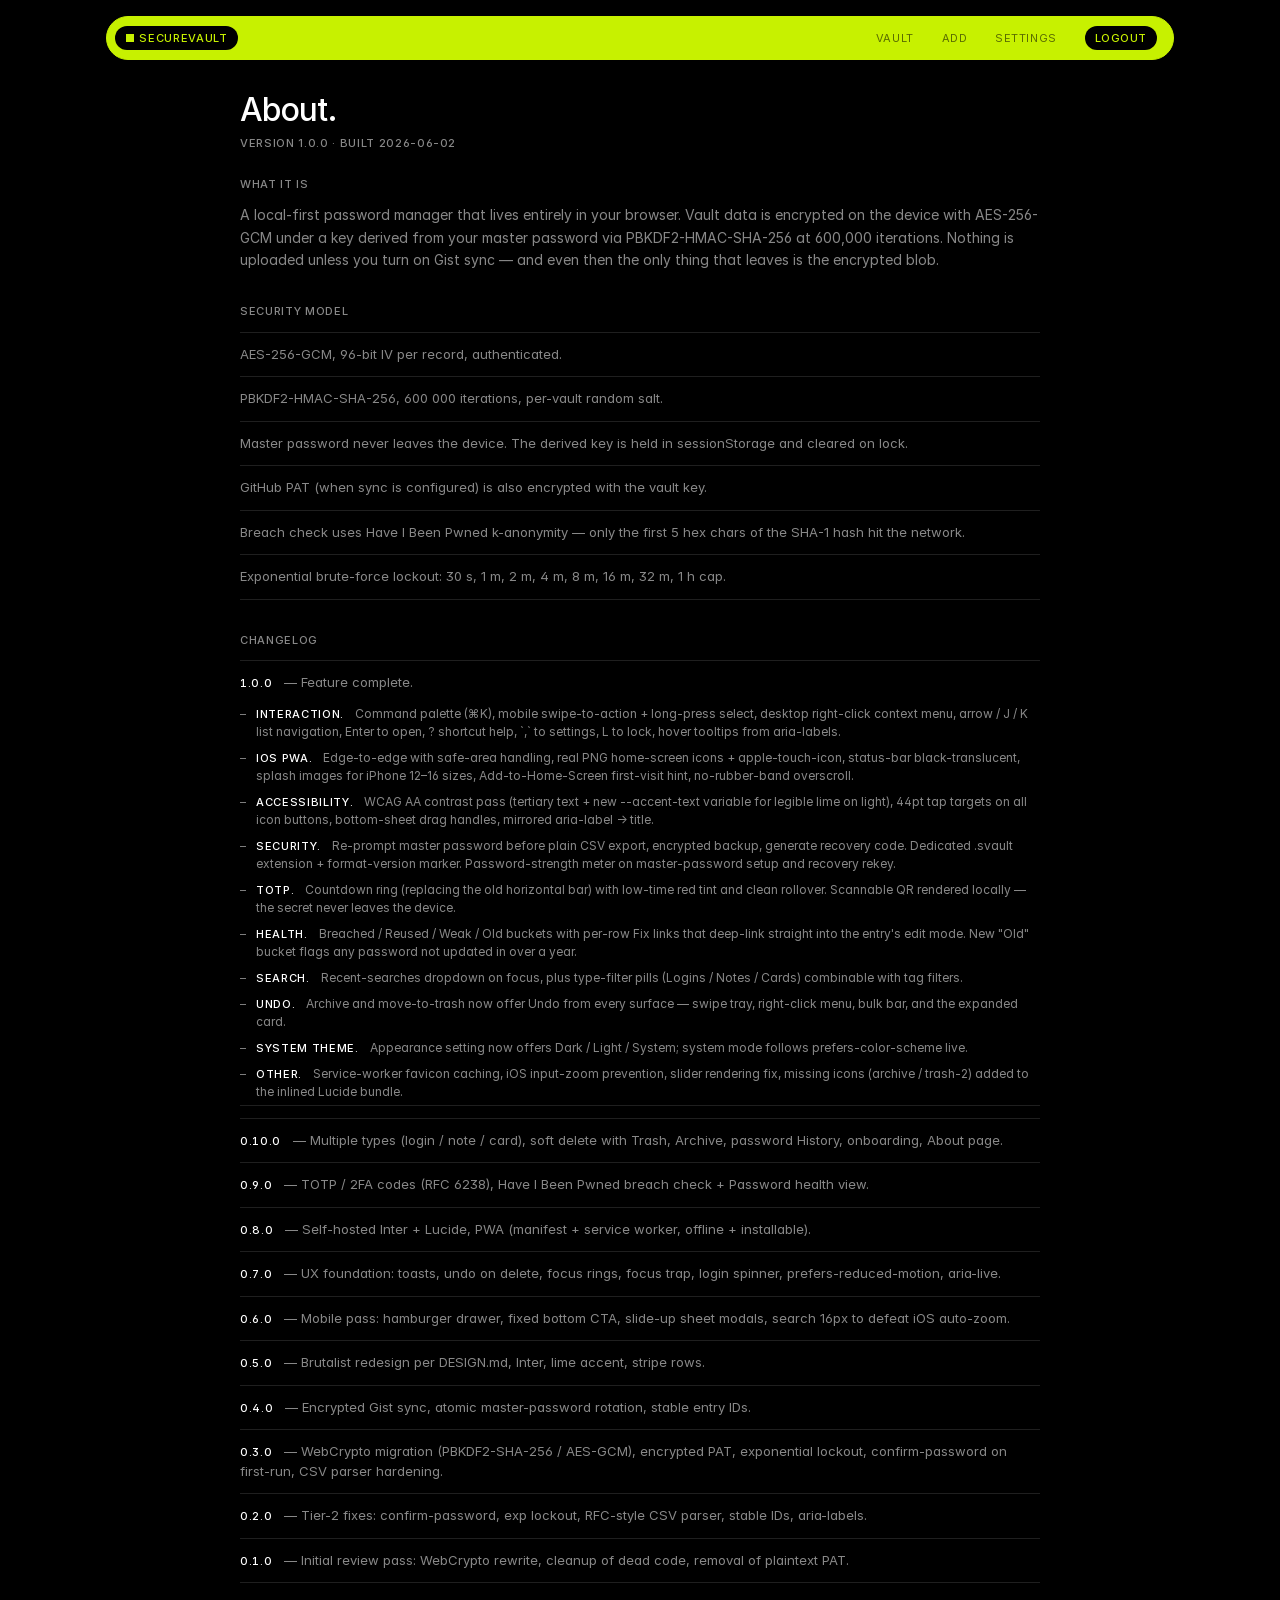
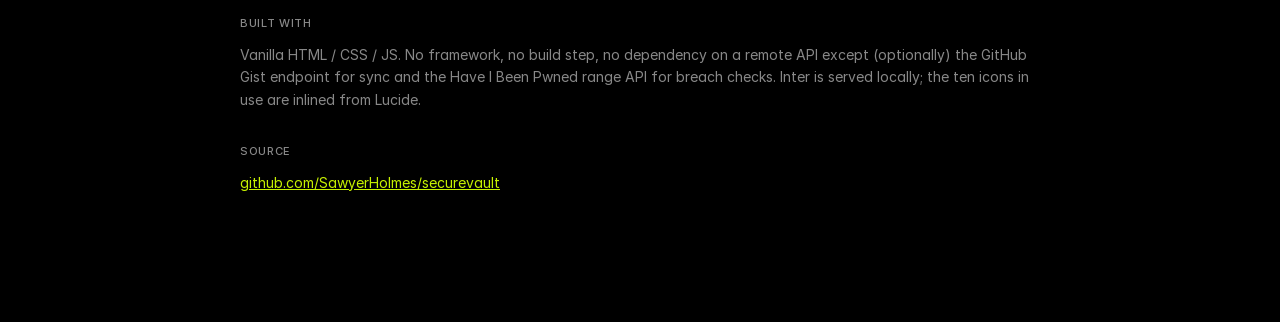
<file: about.html>
<!DOCTYPE html>
<html lang="en">
<head>
    <script>
        (function() {
            const s = JSON.parse(localStorage.getItem("vaultSettings") || "{}");
            let appearance = s.appearance || (s.lightMode ? "light" : "dark");
            if (appearance === "system") appearance = window.matchMedia("(prefers-color-scheme: light)").matches ? "light" : "dark";
            if (appearance === "dark") document.documentElement.classList.add("dark");
        })();
    </script>
    <meta charset="UTF-8">
    <meta name="viewport" content="width=device-width, initial-scale=1.0, viewport-fit=cover">
    <title>SecureVault — About</title>
    <link rel="icon" type="image/svg+xml" href="data:image/svg+xml,%3Csvg xmlns='http://www.w3.org/2000/svg' viewBox='0 0 32 32'%3E%3Crect width='32' height='32' fill='%23000'/%3E%3Crect x='10' y='10' width='12' height='12' fill='%23C7F100'/%3E%3C/svg%3E">
    <link rel="manifest" href="manifest.webmanifest">
    <meta name="theme-color" content="#000000">
    <meta name="apple-mobile-web-app-capable" content="yes">
    <meta name="mobile-web-app-capable" content="yes">
    <meta name="apple-mobile-web-app-status-bar-style" content="black-translucent">
    <meta name="apple-mobile-web-app-title" content="Securevault">
    <link rel="apple-touch-icon" href="assets/icons/apple-touch-icon.png">
    <link rel="stylesheet" href="css/styles.css">
</head>
<body>

<a href="#main-content" class="skip-to-content">Skip to content</a>

<header>
    <div class="logo">■ Securevault</div>
    <nav class="menu">
        <a href="vault.html">Vault</a>
        <a href="add-entry.html">Add</a>
        <a href="settings.html">Settings</a>
        <a href="login.html" id="logout-btn">Logout</a>
    </nav>
    <button type="button" class="nav-burger" id="nav-burger" aria-label="Open menu">
        <i data-lucide="menu"></i>
    </button>
</header>

<div class="nav-drawer" id="nav-drawer">
    <div class="nav-drawer-content">
        <button type="button" class="nav-drawer-close" id="nav-drawer-close" aria-label="Close menu">
            <i data-lucide="x"></i>
        </button>
        <a href="vault.html">Vault</a>
        <a href="add-entry.html">Add</a>
        <a href="settings.html">Settings</a>
        <a href="login.html" class="nav-drawer-logout">Logout</a>
    </div>
</div>

<main id="main-content">
    <div class="page-content">

        <h1 class="page-title">About.</h1>
        <p class="page-sub">Version <span id="about-version">1.0.0</span> · Built <span id="about-built">2026-06-02</span></p>

        <section class="about-section">
            <h2 class="settings-title">What it is</h2>
            <p class="about-body">
                A local-first password manager that lives entirely in your browser. Vault data is encrypted on
                the device with AES-256-GCM under a key derived from your master password via PBKDF2-HMAC-SHA-256
                at 600,000 iterations. Nothing is uploaded unless you turn on Gist sync — and even then the only
                thing that leaves is the encrypted blob.
            </p>
        </section>

        <section class="about-section">
            <h2 class="settings-title">Security model</h2>
            <ul class="about-list">
                <li>AES-256-GCM, 96-bit IV per record, authenticated.</li>
                <li>PBKDF2-HMAC-SHA-256, 600 000 iterations, per-vault random salt.</li>
                <li>Master password never leaves the device. The derived key is held in sessionStorage and cleared on lock.</li>
                <li>GitHub PAT (when sync is configured) is also encrypted with the vault key.</li>
                <li>Breach check uses Have I Been Pwned k-anonymity — only the first 5 hex chars of the SHA-1 hash hit the network.</li>
                <li>Exponential brute-force lockout: 30 s, 1 m, 2 m, 4 m, 8 m, 16 m, 32 m, 1 h cap.</li>
            </ul>
        </section>

        <section class="about-section">
            <h2 class="settings-title">Changelog</h2>
            <ul class="about-list">
                <li><strong>1.0.0</strong> — Feature complete.
                    <ul>
                        <li><strong>Interaction.</strong> Command palette (⌘K), mobile swipe-to-action + long-press select, desktop right-click context menu, arrow / J / K list navigation, Enter to open, ? shortcut help, `,` to settings, L to lock, hover tooltips from aria-labels.</li>
                        <li><strong>iOS PWA.</strong> Edge-to-edge with safe-area handling, real PNG home-screen icons + apple-touch-icon, status-bar black-translucent, splash images for iPhone 12–16 sizes, Add-to-Home-Screen first-visit hint, no-rubber-band overscroll.</li>
                        <li><strong>Accessibility.</strong> WCAG AA contrast pass (tertiary text + new --accent-text variable for legible lime on light), 44pt tap targets on all icon buttons, bottom-sheet drag handles, mirrored aria-label → title.</li>
                        <li><strong>Security.</strong> Re-prompt master password before plain CSV export, encrypted backup, generate recovery code. Dedicated .svault extension + format-version marker. Password-strength meter on master-password setup and recovery rekey.</li>
                        <li><strong>TOTP.</strong> Countdown ring (replacing the old horizontal bar) with low-time red tint and clean rollover. Scannable QR rendered locally — the secret never leaves the device.</li>
                        <li><strong>Health.</strong> Breached / Reused / Weak / Old buckets with per-row Fix links that deep-link straight into the entry's edit mode. New "Old" bucket flags any password not updated in over a year.</li>
                        <li><strong>Search.</strong> Recent-searches dropdown on focus, plus type-filter pills (Logins / Notes / Cards) combinable with tag filters.</li>
                        <li><strong>Undo.</strong> Archive and move-to-trash now offer Undo from every surface — swipe tray, right-click menu, bulk bar, and the expanded card.</li>
                        <li><strong>System theme.</strong> Appearance setting now offers Dark / Light / System; system mode follows prefers-color-scheme live.</li>
                        <li><strong>Other.</strong> Service-worker favicon caching, iOS input-zoom prevention, slider rendering fix, missing icons (archive / trash-2) added to the inlined Lucide bundle.</li>
                    </ul>
                </li>
                <li><strong>0.10.0</strong> — Multiple types (login / note / card), soft delete with Trash, Archive, password History, onboarding, About page.</li>
                <li><strong>0.9.0</strong> — TOTP / 2FA codes (RFC 6238), Have I Been Pwned breach check + Password health view.</li>
                <li><strong>0.8.0</strong> — Self-hosted Inter + Lucide, PWA (manifest + service worker, offline + installable).</li>
                <li><strong>0.7.0</strong> — UX foundation: toasts, undo on delete, focus rings, focus trap, login spinner, prefers-reduced-motion, aria-live.</li>
                <li><strong>0.6.0</strong> — Mobile pass: hamburger drawer, fixed bottom CTA, slide-up sheet modals, search 16px to defeat iOS auto-zoom.</li>
                <li><strong>0.5.0</strong> — Brutalist redesign per DESIGN.md, Inter, lime accent, stripe rows.</li>
                <li><strong>0.4.0</strong> — Encrypted Gist sync, atomic master-password rotation, stable entry IDs.</li>
                <li><strong>0.3.0</strong> — WebCrypto migration (PBKDF2-SHA-256 / AES-GCM), encrypted PAT, exponential lockout, confirm-password on first-run, CSV parser hardening.</li>
                <li><strong>0.2.0</strong> — Tier-2 fixes: confirm-password, exp lockout, RFC-style CSV parser, stable IDs, aria-labels.</li>
                <li><strong>0.1.0</strong> — Initial review pass: WebCrypto rewrite, cleanup of dead code, removal of plaintext PAT.</li>
            </ul>
        </section>

        <section class="about-section">
            <h2 class="settings-title">Built with</h2>
            <p class="about-body">
                Vanilla HTML / CSS / JS. No framework, no build step, no dependency on a remote API except (optionally)
                the GitHub Gist endpoint for sync and the Have I Been Pwned range API for breach checks. Inter is
                served locally; the ten icons in use are inlined from Lucide.
            </p>
        </section>

        <section class="about-section">
            <h2 class="settings-title">Source</h2>
            <p class="about-body">
                <a href="https://github.com/SawyerHolmes/securevault" target="_blank" rel="noopener noreferrer" class="about-link">github.com/SawyerHolmes/securevault</a>
            </p>
        </section>

    </div>
</main>

<script src="js/lib/icons.js"></script>
<script src="js/lib/nav.js"></script>
<script src="js/lib/sw-register.js"></script>
<script src="js/lib/crypto-utils.js"></script>
<script src="js/lib/auth.js"></script>
<script>
    // Page is reachable without auth context too, but if we're logged
    // in still run the activity tracker so auto-lock kicks in.
    if (sessionStorage.getItem("authenticated") === "true") {
        if (typeof startActivityTracking === "function") startActivityTracking();
    }
    document.getElementById("logout-btn").addEventListener("click", () => {
        if (typeof logout === "function") logout();
        else window.location.replace("login.html");
    });
</script>

</body>
</html>
</file>
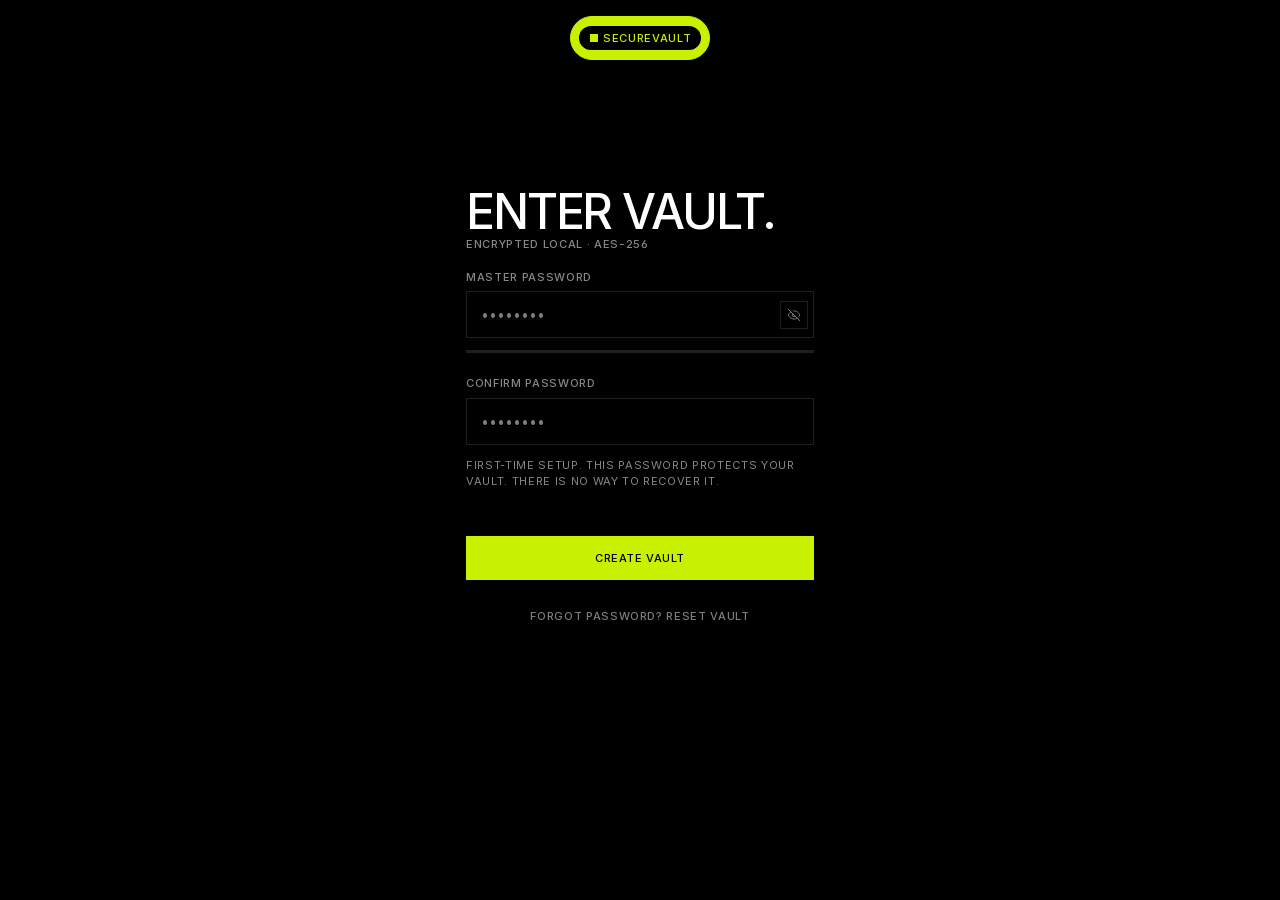
<file: archive.html>
<!DOCTYPE html>
<html lang="en">
<head>
    <script>
        (function() {
            const s = JSON.parse(localStorage.getItem("vaultSettings") || "{}");
            let appearance = s.appearance || (s.lightMode ? "light" : "dark");
            if (appearance === "system") appearance = window.matchMedia("(prefers-color-scheme: light)").matches ? "light" : "dark";
            if (appearance === "dark") document.documentElement.classList.add("dark");
        })();
    </script>
    <meta charset="UTF-8">
    <meta name="viewport" content="width=device-width, initial-scale=1.0, viewport-fit=cover">
    <title>SecureVault — Archive</title>
    <link rel="icon" type="image/svg+xml" href="data:image/svg+xml,%3Csvg xmlns='http://www.w3.org/2000/svg' viewBox='0 0 32 32'%3E%3Crect width='32' height='32' fill='%23000'/%3E%3Crect x='10' y='10' width='12' height='12' fill='%23C7F100'/%3E%3C/svg%3E">
    <link rel="manifest" href="manifest.webmanifest">
    <meta name="theme-color" content="#000000">
    <meta name="apple-mobile-web-app-capable" content="yes">
    <meta name="mobile-web-app-capable" content="yes">
    <meta name="apple-mobile-web-app-status-bar-style" content="black-translucent">
    <meta name="apple-mobile-web-app-title" content="Securevault">
    <link rel="apple-touch-icon" href="assets/icons/apple-touch-icon.png">
    <link rel="stylesheet" href="css/styles.css">
</head>
<body>

<a href="#main-content" class="skip-to-content">Skip to content</a>

<header>
    <div class="logo">■ Securevault</div>
    <nav class="menu">
        <a href="vault.html">Vault</a>
        <a href="add-entry.html">Add</a>
        <a href="settings.html">Settings</a>
        <a href="login.html" id="logout-btn">Logout</a>
    </nav>
    <button type="button" class="nav-burger" id="nav-burger" aria-label="Open menu">
        <i data-lucide="menu"></i>
    </button>
</header>

<div class="nav-drawer" id="nav-drawer">
    <div class="nav-drawer-content">
        <button type="button" class="nav-drawer-close" id="nav-drawer-close" aria-label="Close menu">
            <i data-lucide="x"></i>
        </button>
        <a href="vault.html">Vault</a>
        <a href="add-entry.html">Add</a>
        <a href="settings.html">Settings</a>
        <a href="login.html" class="nav-drawer-logout">Logout</a>
    </div>
</div>

<main id="main-content">
    <div class="page-content">
        <h1 class="page-title">Archive.</h1>
        <p class="page-sub">Archived entries stay encrypted alongside your vault but stay out of the active list.</p>
        <div id="archive-list"></div>
    </div>
</main>

<script src="js/lib/icons.js"></script>
<script src="js/lib/nav.js"></script>
    <script src="js/lib/list-nav.js"></script>
<script src="js/lib/toast.js"></script>
<script src="js/lib/sw-register.js"></script>
<script src="js/lib/crypto-utils.js"></script>
<script src="js/lib/sync.js"></script>
<script src="js/lib/auth.js"></script>
<script src="js/pages/archive.js"></script>

</body>
</html>
</file>
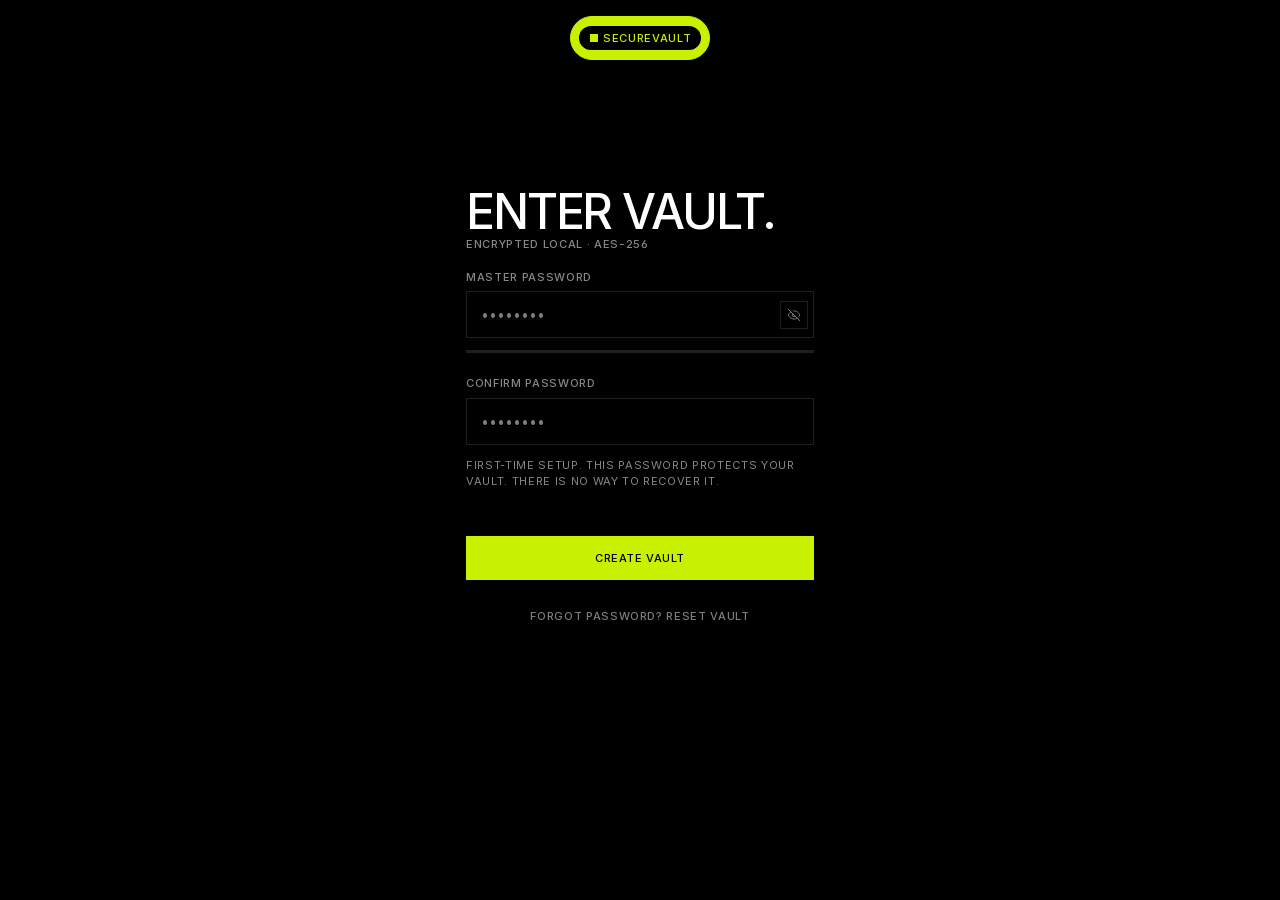
<file: history.html>
<!DOCTYPE html>
<html lang="en">
<head>
    <script>
        (function() {
            const s = JSON.parse(localStorage.getItem("vaultSettings") || "{}");
            let appearance = s.appearance || (s.lightMode ? "light" : "dark");
            if (appearance === "system") appearance = window.matchMedia("(prefers-color-scheme: light)").matches ? "light" : "dark";
            if (appearance === "dark") document.documentElement.classList.add("dark");
        })();
    </script>
    <meta charset="UTF-8">
    <meta name="viewport" content="width=device-width, initial-scale=1.0, viewport-fit=cover">
    <title>SecureVault — History</title>
    <link rel="icon" type="image/svg+xml" href="data:image/svg+xml,%3Csvg xmlns='http://www.w3.org/2000/svg' viewBox='0 0 32 32'%3E%3Crect width='32' height='32' fill='%23000'/%3E%3Crect x='10' y='10' width='12' height='12' fill='%23C7F100'/%3E%3C/svg%3E">
    <link rel="manifest" href="manifest.webmanifest">
    <meta name="theme-color" content="#000000">
    <meta name="apple-mobile-web-app-capable" content="yes">
    <meta name="mobile-web-app-capable" content="yes">
    <meta name="apple-mobile-web-app-status-bar-style" content="black-translucent">
    <meta name="apple-mobile-web-app-title" content="Securevault">
    <link rel="apple-touch-icon" href="assets/icons/apple-touch-icon.png">
    <link rel="stylesheet" href="css/styles.css">
</head>
<body>

<a href="#main-content" class="skip-to-content">Skip to content</a>

<header>
    <div class="logo">■ Securevault</div>
    <nav class="menu">
        <a href="vault.html">Vault</a>
        <a href="add-entry.html">Add</a>
        <a href="settings.html">Settings</a>
        <a href="login.html" id="logout-btn">Logout</a>
    </nav>
    <button type="button" class="nav-burger" id="nav-burger" aria-label="Open menu">
        <i data-lucide="menu"></i>
    </button>
</header>

<div class="nav-drawer" id="nav-drawer">
    <div class="nav-drawer-content">
        <button type="button" class="nav-drawer-close" id="nav-drawer-close" aria-label="Close menu">
            <i data-lucide="x"></i>
        </button>
        <a href="vault.html">Vault</a>
        <a href="add-entry.html">Add</a>
        <a href="settings.html">Settings</a>
        <a href="login.html" class="nav-drawer-logout">Logout</a>
    </div>
</div>

<main id="main-content">
    <div class="page-content">
        <h1 class="page-title">History.</h1>
        <p class="page-sub">Every password change you've made, newest first. Keeps the last 10 versions per entry.</p>
        <div id="history-list"></div>
    </div>
</main>

<script src="js/lib/icons.js"></script>
<script src="js/lib/nav.js"></script>
    <script src="js/lib/list-nav.js"></script>
<script src="js/lib/toast.js"></script>
<script src="js/lib/sw-register.js"></script>
<script src="js/lib/crypto-utils.js"></script>
<script src="js/lib/sync.js"></script>
<script src="js/lib/auth.js"></script>
<script src="js/pages/history.js"></script>

</body>
</html>
</file>
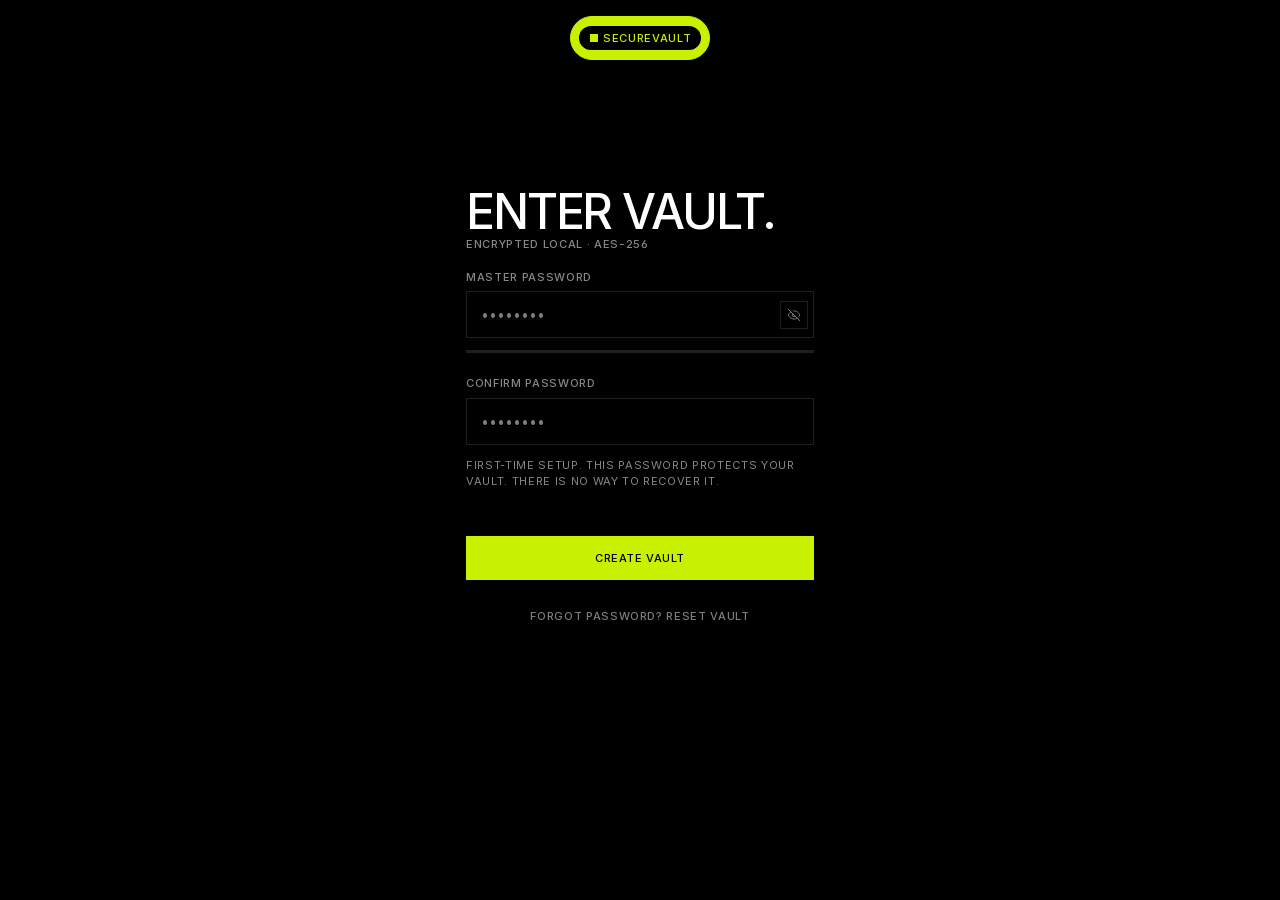
<file: login.html>
<!DOCTYPE html>
<html lang="en">
<head>
    <script>
        (function() {
            const s = JSON.parse(localStorage.getItem("vaultSettings") || "{}");
            let appearance = s.appearance || (s.lightMode ? "light" : "dark");
            if (appearance === "system") appearance = window.matchMedia("(prefers-color-scheme: light)").matches ? "light" : "dark";
            if (appearance === "dark") document.documentElement.classList.add("dark");
        })();
    </script>
    <meta charset="UTF-8">
    <meta name="viewport" content="width=device-width, initial-scale=1.0, viewport-fit=cover">
    <title>SecureVault — Login</title>
    <link rel="icon" type="image/svg+xml" href="data:image/svg+xml,%3Csvg xmlns='http://www.w3.org/2000/svg' viewBox='0 0 32 32'%3E%3Crect width='32' height='32' fill='%23000'/%3E%3Crect x='10' y='10' width='12' height='12' fill='%23C7F100'/%3E%3C/svg%3E">
    <link rel="manifest" href="manifest.webmanifest">
    <meta name="theme-color" content="#000000">
    <meta name="apple-mobile-web-app-capable" content="yes">
    <meta name="mobile-web-app-capable" content="yes">
    <meta name="apple-mobile-web-app-status-bar-style" content="black-translucent">
    <meta name="apple-mobile-web-app-title" content="Securevault">
    <link rel="apple-touch-icon" href="assets/icons/apple-touch-icon.png">
    <!-- iOS launch splash images. Each one is keyed on the device's CSS
         dimensions + pixel ratio + orientation; iOS only uses a splash
         where every condition matches. Without these the launch shows
         the manifest background_color (#000) as a flat flash. -->
    <link rel="apple-touch-startup-image" href="assets/icons/splash-1290x2796.png"
          media="(device-width: 430px) and (device-height: 932px) and (-webkit-device-pixel-ratio: 3) and (orientation: portrait)">
    <link rel="apple-touch-startup-image" href="assets/icons/splash-1284x2778.png"
          media="(device-width: 428px) and (device-height: 926px) and (-webkit-device-pixel-ratio: 3) and (orientation: portrait)">
    <link rel="apple-touch-startup-image" href="assets/icons/splash-1179x2556.png"
          media="(device-width: 393px) and (device-height: 852px) and (-webkit-device-pixel-ratio: 3) and (orientation: portrait)">
    <link rel="apple-touch-startup-image" href="assets/icons/splash-1170x2532.png"
          media="(device-width: 390px) and (device-height: 844px) and (-webkit-device-pixel-ratio: 3) and (orientation: portrait)">
    <link rel="stylesheet" href="css/styles.css">
</head>
<body>

<a href="#main-content" class="skip-to-content">Skip to content</a>

<header class="header-minimal">
    <div class="logo">■ Securevault</div>
</header>

<main id="main-content">
    <div class="login-container">

        <div>
            <h1 class="login-title">Enter vault.</h1>
            <p class="login-subtitle">Encrypted local · AES-256</p>
        </div>

        <!-- Normal login -->
        <div id="login-panel">
            <div>
                <label for="master-password">Master password</label>
                <div class="password-wrapper">
                    <input
                        type="password"
                        id="master-password"
                        placeholder="••••••••"
                        autocomplete="current-password"
                        autocorrect="off"
                        autocapitalize="off"
                        spellcheck="false">
                    <button type="button" id="toggle-password" class="toggle-password" title="Show/hide password" aria-label="Show or hide password">
                        <i data-lucide="eye-off"></i>
                    </button>
                </div>
                <div class="strength-wrap" id="master-strength-wrap" style="display:none;">
                    <div class="strength-bar-wrap"><div class="strength-bar" id="master-strength-bar"></div></div>
                    <div class="strength-label" id="master-strength-label"></div>
                </div>
            </div>

            <div id="confirm-password-field" style="display:none;">
                <label for="confirm-master-password">Confirm password</label>
                <div class="password-wrapper">
                    <input
                        type="password"
                        id="confirm-master-password"
                        placeholder="••••••••"
                        autocomplete="new-password"
                        autocorrect="off"
                        autocapitalize="off"
                        spellcheck="false">
                </div>
                <p>First-time setup. This password protects your vault. There is no way to recover it.</p>
            </div>

            <div id="login-error" class="login-error" role="alert" aria-live="assertive"></div>

            <button class="btn-black" id="login-btn">Unlock</button>

            <button class="btn-white" id="biometric-btn" style="display:none;">
                <i data-lucide="lock"></i> Use biometric
            </button>

            <div class="login-links">
                <button class="link-btn" id="recovery-link" style="display:none;">Use a recovery code</button>
                <button class="link-btn" id="reset-btn">Forgot password? Reset vault</button>
            </div>
        </div>

        <!-- Recovery -->
        <div id="recovery-panel" style="display:none;">
            <div>
                <label for="recovery-code-input">Recovery code</label>
                <input
                    type="text"
                    id="recovery-code-input"
                    placeholder="XXXX-XXXX-XXXX-XXXX-XXXX-XXXX"
                    autocomplete="off"
                    autocapitalize="characters"
                    spellcheck="false">
            </div>
            <div>
                <label for="recovery-new-password">New master password</label>
                <div class="password-wrapper">
                    <input type="password" id="recovery-new-password" placeholder="••••••••" autocomplete="new-password">
                </div>
                <div class="strength-wrap" id="recovery-strength-wrap">
                    <div class="strength-bar-wrap"><div class="strength-bar" id="recovery-strength-bar"></div></div>
                    <div class="strength-label" id="recovery-strength-label"></div>
                </div>
            </div>
            <div>
                <label for="recovery-confirm-password">Confirm new password</label>
                <div class="password-wrapper">
                    <input type="password" id="recovery-confirm-password" placeholder="••••••••" autocomplete="new-password">
                </div>
            </div>
            <div id="recovery-error" class="login-error" role="alert" aria-live="assertive"></div>
            <button class="btn-black" id="recover-btn">Recover &amp; set password</button>
            <button class="link-btn" id="recovery-back">Back to login</button>
        </div>

    </div>
</main>

<div class="confirmation-overlay" id="reset-overlay">
    <div class="confirmation-modal">
        <p class="confirm-title">Reset vault?</p>
        <p>This permanently deletes all passwords and settings on this device. If you have a Gist backup you can restore it after setting a new password.</p>
        <div class="confirmation-buttons">
            <button id="reset-confirm-no"  class="btn-white">Cancel</button>
            <button id="reset-confirm-yes" class="btn-danger">Yes, wipe everything</button>
        </div>
    </div>
</div>

<script src="js/lib/icons.js"></script>
<script src="js/lib/sw-register.js"></script>
<script src="js/lib/crypto-utils.js"></script>
<script src="js/lib/biometric.js"></script>
<script src="js/lib/recovery.js"></script>
<script src="js/pages/login.js"></script>

</body>
</html>
</file>
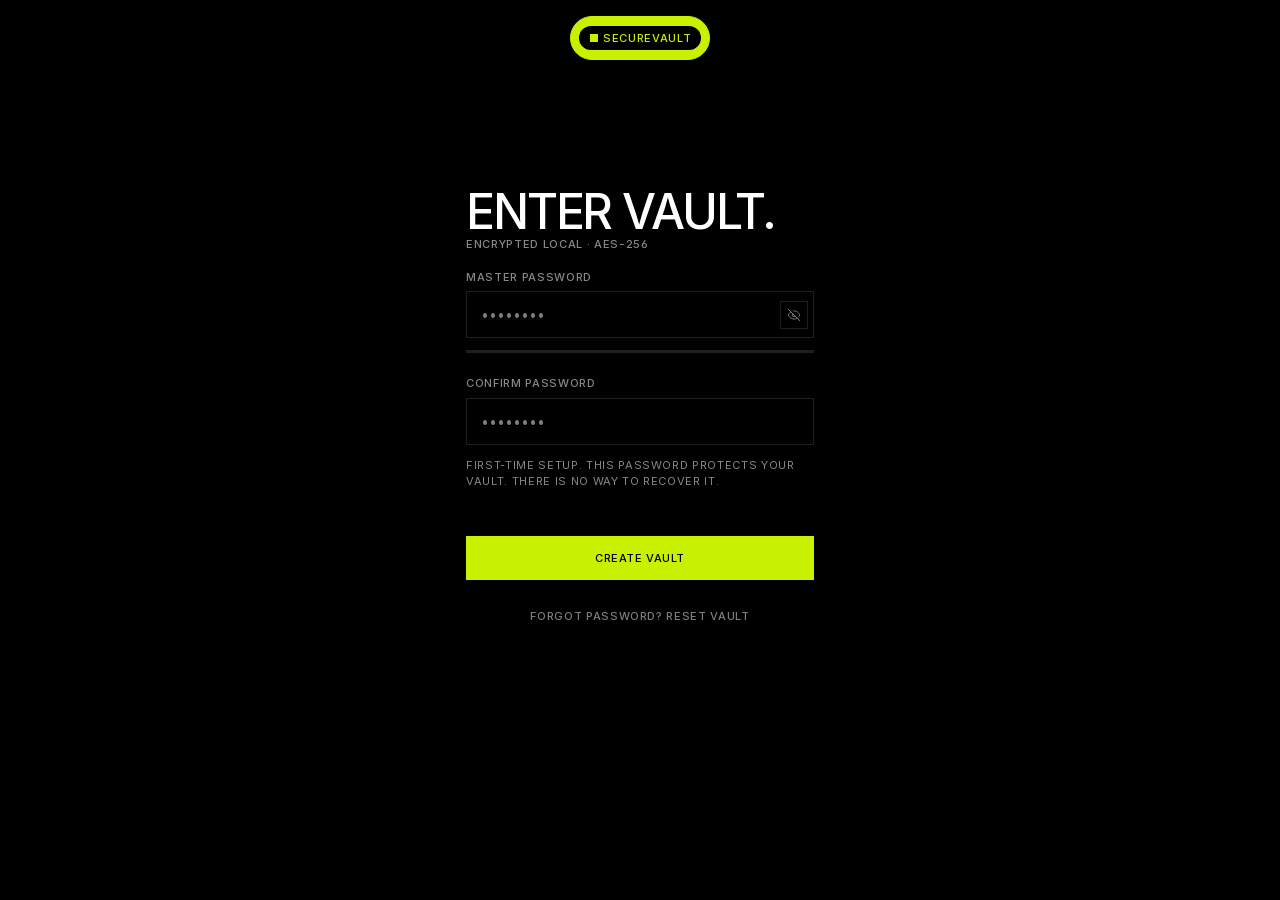
<file: settings.html>
<!DOCTYPE html>
<html lang="en">
<head>
    <script>
        (function() {
            const s = JSON.parse(localStorage.getItem("vaultSettings") || "{}");
            let appearance = s.appearance || (s.lightMode ? "light" : "dark");
            if (appearance === "system") appearance = window.matchMedia("(prefers-color-scheme: light)").matches ? "light" : "dark";
            if (appearance === "dark") document.documentElement.classList.add("dark");
        })();
    </script>
    <meta charset="UTF-8">
    <meta name="viewport" content="width=device-width, initial-scale=1.0, viewport-fit=cover">
    <title>SecureVault — Settings</title>
    <link rel="icon" type="image/svg+xml" href="data:image/svg+xml,%3Csvg xmlns='http://www.w3.org/2000/svg' viewBox='0 0 32 32'%3E%3Crect width='32' height='32' fill='%23000'/%3E%3Crect x='10' y='10' width='12' height='12' fill='%23C7F100'/%3E%3C/svg%3E">
    <link rel="manifest" href="manifest.webmanifest">
    <meta name="theme-color" content="#000000">
    <meta name="apple-mobile-web-app-capable" content="yes">
    <meta name="mobile-web-app-capable" content="yes">
    <meta name="apple-mobile-web-app-status-bar-style" content="black-translucent">
    <meta name="apple-mobile-web-app-title" content="Securevault">
    <link rel="apple-touch-icon" href="assets/icons/apple-touch-icon.png">
    <link rel="stylesheet" href="css/styles.css">
    <script src="js/lib/icons.js"></script>
    <script src="js/lib/nav.js"></script>
    <script src="js/lib/toast.js"></script>
    <script src="js/lib/sw-register.js"></script>
    <script src="js/lib/crypto-utils.js"></script>
    <script src="js/lib/health.js"></script>
    <script src="js/lib/biometric.js"></script>
    <script src="js/lib/recovery.js"></script>
    <script src="js/lib/portation.js"></script>
    <script src="js/lib/auth.js"></script>
    <script src="js/lib/reauth.js"></script>
    <script src="js/lib/sync.js"></script>
    <script defer src="js/pages/settings.js"></script>
</head>
<body>

<a href="#main-content" class="skip-to-content">Skip to content</a>

<header>
    <div class="logo">■ Securevault</div>
    <nav class="menu">
        <a href="vault.html">Vault</a>
        <a href="add-entry.html">Add</a>
        <a href="settings.html" class="active" aria-current="page">Settings</a>
        <a href="login.html" id="logout-btn">Logout</a>
    </nav>
    <button type="button" class="nav-burger" id="nav-burger" aria-label="Open menu">
        <i data-lucide="menu"></i>
    </button>
</header>

<div class="nav-drawer" id="nav-drawer">
    <div class="nav-drawer-content">
        <button type="button" class="nav-drawer-close" id="nav-drawer-close" aria-label="Close menu">
            <i data-lucide="x"></i>
        </button>
        <a href="vault.html">Vault</a>
        <a href="add-entry.html">Add</a>
        <a href="settings.html" class="active" aria-current="page">Settings</a>
        <a href="login.html" class="nav-drawer-logout">Logout</a>
    </div>
</div>

<main id="main-content">
    <div class="page-content">
        <h1 class="page-title">Settings.</h1>

        <nav class="settings-tabs" role="tablist" aria-label="Settings sections">
            <button type="button" role="tab" class="settings-tab active" data-tab="account"  aria-selected="true">Account</button>
            <button type="button" role="tab" class="settings-tab"        data-tab="vault"    aria-selected="false">Vault</button>
            <button type="button" role="tab" class="settings-tab"        data-tab="health"   aria-selected="false">Health</button>
            <button type="button" role="tab" class="settings-tab"        data-tab="sync"     aria-selected="false">Sync</button>
            <button type="button" role="tab" class="settings-tab"        data-tab="storage"  aria-selected="false">Storage</button>
        </nav>

        <div class="settings-container">

            <!-- ============ ACCOUNT ============ -->
            <section class="settings-tabpanel" data-tab="account" role="tabpanel">
                <div class="settings-group">
                    <div class="settings-title">Master password</div>
                    <div class="settings-section">
                        <div class="setting-item">
                            <label for="change-password">Current password</label>
                            <input type="password" id="change-password" placeholder="Enter current password" autocomplete="current-password">
                        </div>
                        <div class="setting-item">
                            <label for="confirm-password">New password</label>
                            <input type="password" id="confirm-password" placeholder="Enter new password" autocomplete="new-password">
                        </div>
                        <div class="setting-item no-divider">
                            <button class="btn-black btn-inline" id="change-password-btn">Change password</button>
                            <div id="password-change-status" class="setting-item-status" role="status" aria-live="polite"></div>
                        </div>
                    </div>
                </div>

                <div class="settings-group">
                    <div class="settings-title">Unlock</div>
                    <div class="settings-section">
                        <div class="setting-item toggle-field" id="biometric-row" style="display:none;">
                            <div>
                                <span>Biometric unlock</span>
                                <p class="setting-item-hint">Touch ID / Face ID via WebAuthn</p>
                            </div>
                            <label class="switch">
                                <input type="checkbox" id="biometric-toggle">
                                <span class="slider"></span>
                            </label>
                        </div>
                        <div class="setting-item no-divider" id="biometric-status-row">
                            <div id="biometric-status" class="setting-item-status" role="status" aria-live="polite"></div>
                        </div>
                    </div>
                </div>

                <div class="settings-group">
                    <div class="settings-title">Recovery</div>
                    <div class="settings-section">
                        <div class="setting-item toggle-field">
                            <div>
                                <span id="recovery-state-label">Recovery code</span>
                                <p class="setting-item-hint">A one-time code that lets you back in if you forget your master password.</p>
                            </div>
                            <div class="recovery-actions">
                                <button class="btn-black btn-inline" id="recovery-generate-btn">Generate</button>
                                <button class="btn-white btn-inline" id="recovery-remove-btn" style="display:none;">Remove</button>
                            </div>
                        </div>
                        <div class="setting-item no-divider">
                            <div id="recovery-settings-status" class="setting-item-status" role="status" aria-live="polite"></div>
                        </div>
                    </div>
                </div>

                <div class="settings-group">
                    <div class="settings-title">Appearance</div>
                    <div class="settings-section">
                        <div class="setting-item no-divider">
                            <label>Theme</label>
                            <div class="segmented-control-3">
                                <input type="radio" name="appearance" id="appearance-dark"  value="dark"  checked>
                                <label for="appearance-dark">Dark</label>
                                <input type="radio" name="appearance" id="appearance-light" value="light">
                                <label for="appearance-light">Light</label>
                                <input type="radio" name="appearance" id="appearance-system" value="system">
                                <label for="appearance-system">System</label>
                                <div class="segmented-slider-3"></div>
                            </div>
                        </div>
                    </div>
                </div>
            </section>

            <!-- ============ VAULT ============ -->
            <section class="settings-tabpanel" data-tab="vault" role="tabpanel" hidden>
                <div class="settings-group">
                    <div class="settings-title">Vault view</div>
                    <div class="settings-section">
                        <div class="setting-item no-divider">
                            <label>Default view</label>
                            <div class="segmented-control-3">
                                <input type="radio" name="vault-view" id="view-list" value="list" checked>
                                <label for="view-list">List</label>
                                <input type="radio" name="vault-view" id="view-grid" value="grid">
                                <label for="view-grid">Grid</label>
                                <input type="radio" name="vault-view" id="view-gallery" value="gallery">
                                <label for="view-gallery">Gallery</label>
                                <div class="segmented-slider-3"></div>
                            </div>
                        </div>
                    </div>
                </div>

                <div class="settings-group">
                    <div class="settings-title">Sorting</div>
                    <div class="settings-section">
                        <div class="setting-item no-divider">
                            <label>Default sort</label>
                            <div class="segmented-control-2">
                                <input type="radio" name="default-sort" id="sort-name" value="name" checked>
                                <label for="sort-name">Site name</label>
                                <input type="radio" name="default-sort" id="sort-username" value="username">
                                <label for="sort-username">Username</label>
                                <div class="segmented-slider-2"></div>
                            </div>
                        </div>
                    </div>
                </div>

                <div class="settings-group">
                    <div class="settings-title">Behaviour</div>
                    <div class="settings-section">
                        <div class="setting-item toggle-field">
                            <span>Confirm before delete</span>
                            <label class="switch">
                                <input type="checkbox" id="confirm-delete" checked>
                                <span class="slider"></span>
                            </label>
                        </div>
                        <div class="setting-item toggle-field no-divider">
                            <div>
                                <span>Auto-lock vault</span>
                                <p class="setting-item-hint">Lock after 5 minutes of inactivity</p>
                            </div>
                            <label class="switch">
                                <input type="checkbox" id="auto-lock">
                                <span class="slider"></span>
                            </label>
                        </div>
                    </div>
                </div>
            </section>

            <!-- ============ HEALTH ============ -->
            <section class="settings-tabpanel" data-tab="health" role="tabpanel" hidden>
                <div class="settings-group">
                    <div class="settings-title">Password health</div>
                    <div class="settings-section">
                        <div class="setting-item no-divider">
                            <div class="health-summary">
                                <div class="health-stat">
                                    <span class="health-stat-num" id="health-total">—</span>
                                    <span class="health-stat-label">Entries</span>
                                </div>
                                <div class="health-stat">
                                    <span class="health-stat-num" id="health-weak">—</span>
                                    <span class="health-stat-label">Weak</span>
                                </div>
                                <div class="health-stat">
                                    <span class="health-stat-num" id="health-reused">—</span>
                                    <span class="health-stat-label">Reused</span>
                                </div>
                                <div class="health-stat health-stat-danger">
                                    <span class="health-stat-num" id="health-breached">—</span>
                                    <span class="health-stat-label">Breached</span>
                                </div>
                                <div class="health-stat">
                                    <span class="health-stat-num" id="health-old">—</span>
                                    <span class="health-stat-label">Old</span>
                                </div>
                            </div>
                            <p class="health-hint">Breach check uses Have I Been Pwned with SHA-1 k-anonymity. Only the first 5 chars of each hash leave your device.</p>
                            <button class="btn-black btn-inline" id="health-scan-btn">Scan vault</button>
                            <div id="health-status" class="setting-item-status" role="status" aria-live="polite"></div>
                            <div class="health-buckets" id="health-buckets"></div>
                        </div>
                    </div>
                </div>
            </section>

            <!-- ============ SYNC ============ -->
            <section class="settings-tabpanel" data-tab="sync" role="tabpanel" hidden>
                <div class="settings-group">
                    <div class="settings-title">GitHub Gist</div>
                    <div class="settings-section">
                        <div class="setting-item">
                            <div class="info-wrap">
                                <label for="github-token">Personal access token</label>
                                <div style="position:relative;">
                                    <button class="info-btn" id="pat-info-btn" aria-label="About personal access tokens"><i data-lucide="info"></i></button>
                                    <div class="tooltip" id="pat-tooltip">
                                        Go to <a href="https://github.com/settings/tokens" target="_blank">github.com/settings/tokens</a>
                                        → Generate new token (classic) → tick the gist scope only.
                                    </div>
                                </div>
                            </div>
                            <input type="password" id="github-token" placeholder="ghp_xxxxxxxxxxxx" autocomplete="off">
                        </div>

                        <div class="setting-item">
                            <div class="info-wrap">
                                <label for="gist-id">Gist ID</label>
                                <div style="position:relative;">
                                    <button class="info-btn" id="gist-info-btn" aria-label="About Gist IDs"><i data-lucide="info"></i></button>
                                    <div class="tooltip" id="gist-tooltip">
                                        Create a secret Gist at <a href="https://gist.github.com" target="_blank">gist.github.com</a>
                                        with a file called vault.json, then copy the ID from the URL.
                                    </div>
                                </div>
                            </div>
                            <input type="text" id="gist-id" placeholder="e.g. 4b2c8f1a9d3e7f0c2a1b">
                        </div>

                        <div class="sync-buttons">
                            <button class="btn-black" id="push-btn">Push to Gist</button>
                            <button class="btn-white" id="pull-btn">Pull from Gist</button>
                        </div>

                        <div class="setting-item no-divider">
                            <div id="sync-status" class="setting-item-status" role="status" aria-live="polite"></div>
                        </div>
                    </div>
                </div>
            </section>

            <!-- ============ STORAGE ============ -->
            <section class="settings-tabpanel" data-tab="storage" role="tabpanel" hidden>
                <div class="settings-group">
                    <div class="settings-title">Browse</div>
                    <div class="settings-section">
                        <a href="trash.html" class="setting-link">
                            <span class="setting-link-label">Trash</span>
                            <span class="setting-link-meta">View deleted entries</span>
                        </a>
                        <a href="archive.html" class="setting-link">
                            <span class="setting-link-label">Archive</span>
                            <span class="setting-link-meta">View archived entries</span>
                        </a>
                        <a href="history.html" class="setting-link">
                            <span class="setting-link-label">Password history</span>
                            <span class="setting-link-meta">Recover previous passwords</span>
                        </a>
                        <a href="tags.html" class="setting-link">
                            <span class="setting-link-label">Manage tags</span>
                            <span class="setting-link-meta">Rename, merge, or delete tags</span>
                        </a>
                    </div>
                </div>

                <div class="settings-group">
                    <div class="settings-title">Import / Export</div>
                    <div class="settings-section">
                        <div class="setting-item">
                            <label>Export</label>
                            <div class="sync-buttons">
                                <button class="btn-black" id="export-encrypted-btn">Encrypted backup</button>
                                <button class="btn-white" id="export-csv-btn">Plain CSV</button>
                            </div>
                            <p class="setting-item-hint">CSV is unencrypted — anyone with the file can read your passwords. The encrypted backup needs your master password to restore.</p>
                        </div>
                        <div class="setting-item no-divider">
                            <label>Import</label>
                            <button class="btn-black btn-inline" id="import-btn">Choose file…</button>
                            <input type="file" id="import-file-input" accept=".csv,.json,.svault" style="display:none;">
                            <div id="import-status" class="setting-item-status" role="status" aria-live="polite"></div>
                            <p class="setting-item-hint">A Securevault backup (.svault or older .json) or a CSV exported from Chrome, Bitwarden, 1Password, LastPass, Firefox, or Safari.</p>
                        </div>
                    </div>
                </div>
            </section>

            <!-- Save / Reset row stays at the bottom across all tabs -->
            <div class="settings-actions">
                <button id="save-settings" class="btn-black">Save settings</button>
                <button id="reset-settings" class="btn-white">Reset defaults</button>
            </div>

            <a href="about.html" class="setting-link setting-link-featured">
                <span class="setting-link-label">About Securevault</span>
                <span class="setting-link-meta">Version, security model, changelog</span>
            </a>

        </div>
    </div>
</main>

<!-- Confirmation Modal -->
<div class="confirmation-overlay" id="confirmation-overlay">
    <div class="confirmation-modal">
        <p id="confirm-message">Are you sure?</p>
        <div class="confirmation-buttons">
            <button id="confirm-no" class="btn-white">Cancel</button>
            <button id="confirm-yes" class="btn-black">Confirm</button>
        </div>
    </div>
</div>

<!-- One-time recovery code display -->
<div class="confirmation-overlay" id="recovery-code-overlay">
    <div class="confirmation-modal">
        <p class="confirm-title">Your recovery code</p>
        <p>Save this somewhere safe and offline. It's the only way back into your vault if you forget your master password — and it won't be shown again.</p>
        <div class="recovery-code-display" id="recovery-code-display">—</div>
        <div class="confirmation-buttons">
            <button class="btn-white" id="recovery-code-copy">Copy</button>
            <button class="btn-black" id="recovery-code-done">I've saved it</button>
        </div>
    </div>
</div>

</body>
</html>
</file>
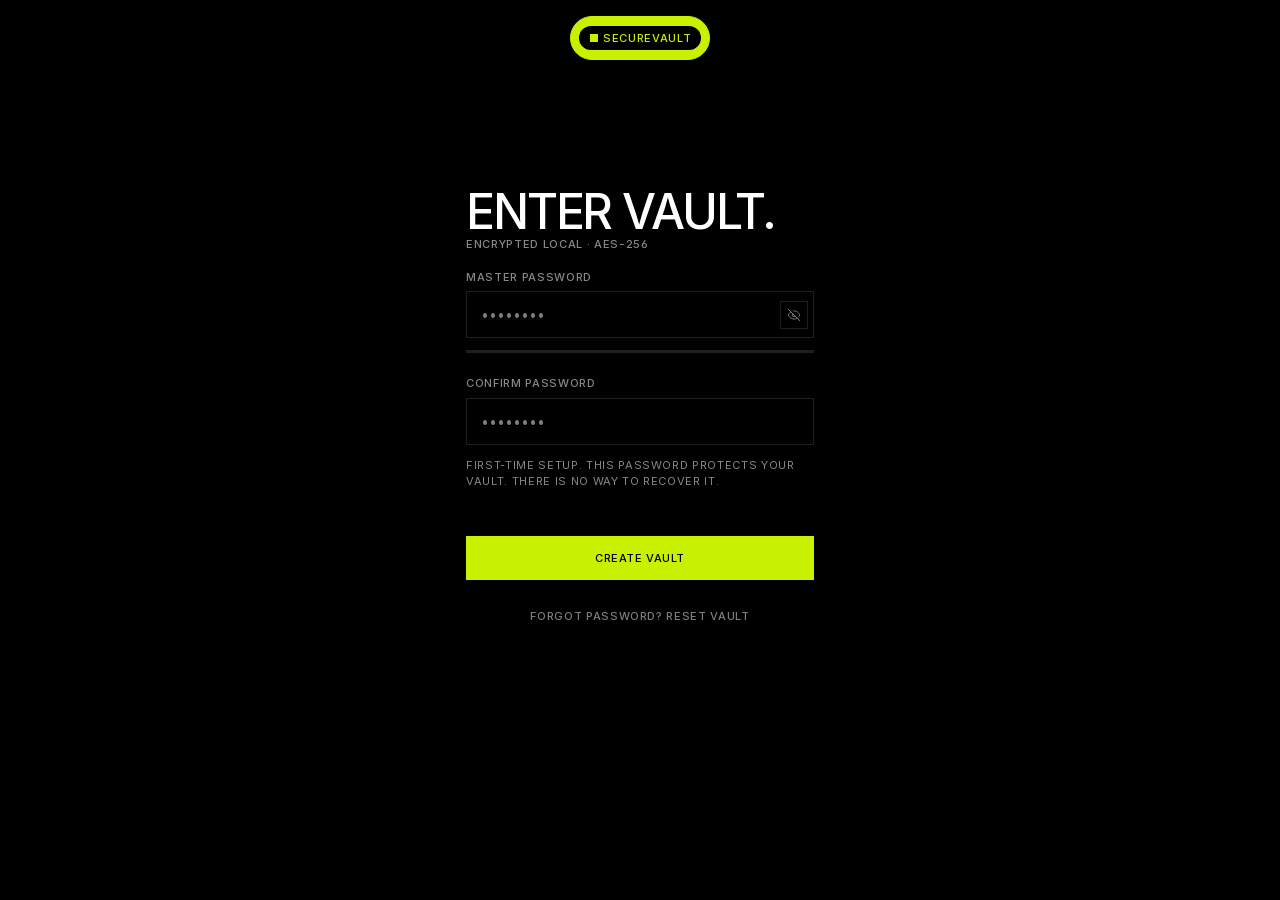
<file: tags.html>
<!DOCTYPE html>
<html lang="en">
<head>
    <script>
        (function() {
            const s = JSON.parse(localStorage.getItem("vaultSettings") || "{}");
            let appearance = s.appearance || (s.lightMode ? "light" : "dark");
            if (appearance === "system") appearance = window.matchMedia("(prefers-color-scheme: light)").matches ? "light" : "dark";
            if (appearance === "dark") document.documentElement.classList.add("dark");
        })();
    </script>
    <meta charset="UTF-8">
    <meta name="viewport" content="width=device-width, initial-scale=1.0, viewport-fit=cover">
    <title>SecureVault — Tags</title>
    <link rel="icon" type="image/svg+xml" href="data:image/svg+xml,%3Csvg xmlns='http://www.w3.org/2000/svg' viewBox='0 0 32 32'%3E%3Crect width='32' height='32' fill='%23000'/%3E%3Crect x='10' y='10' width='12' height='12' fill='%23C7F100'/%3E%3C/svg%3E">
    <link rel="manifest" href="manifest.webmanifest">
    <meta name="theme-color" content="#000000">
    <meta name="apple-mobile-web-app-capable" content="yes">
    <meta name="mobile-web-app-capable" content="yes">
    <meta name="apple-mobile-web-app-status-bar-style" content="black-translucent">
    <meta name="apple-mobile-web-app-title" content="Securevault">
    <link rel="apple-touch-icon" href="assets/icons/apple-touch-icon.png">
    <link rel="stylesheet" href="css/styles.css">
</head>
<body>

<a href="#main-content" class="skip-to-content">Skip to content</a>

<header>
    <div class="logo">■ Securevault</div>
    <nav class="menu">
        <a href="vault.html">Vault</a>
        <a href="add-entry.html">Add</a>
        <a href="settings.html">Settings</a>
        <a href="login.html" id="logout-btn">Logout</a>
    </nav>
    <button type="button" class="nav-burger" id="nav-burger" aria-label="Open menu">
        <i data-lucide="menu"></i>
    </button>
</header>

<div class="nav-drawer" id="nav-drawer">
    <div class="nav-drawer-content">
        <button type="button" class="nav-drawer-close" id="nav-drawer-close" aria-label="Close menu">
            <i data-lucide="x"></i>
        </button>
        <a href="vault.html">Vault</a>
        <a href="add-entry.html">Add</a>
        <a href="settings.html">Settings</a>
        <a href="login.html" class="nav-drawer-logout">Logout</a>
    </div>
</div>

<main id="main-content">
    <div class="page-content">
        <h1 class="page-title">Tags.</h1>
        <p class="page-sub">Rename, merge, or delete tags across every entry that uses them.</p>
        <div id="tag-list"></div>
    </div>
</main>

<!-- Reusable prompt modal -->
<div class="confirmation-overlay" id="prompt-overlay">
    <div class="confirmation-modal">
        <p class="confirm-title" id="prompt-title">Rename tag</p>
        <p id="prompt-message">—</p>
        <input type="text" id="prompt-input" class="value" style="margin: 8px 0 16px; padding: 8px 10px; border: 1px solid var(--border); width: 100%; background: transparent; color: var(--text);">
        <div class="confirmation-buttons">
            <button class="btn-white"  id="prompt-cancel">Cancel</button>
            <button class="btn-black"  id="prompt-confirm">Confirm</button>
        </div>
    </div>
</div>

<!-- Confirmation modal (for delete) -->
<div class="confirmation-overlay" id="confirmation-overlay">
    <div class="confirmation-modal">
        <p class="confirm-title">Delete tag?</p>
        <p id="confirm-message">—</p>
        <div class="confirmation-buttons">
            <button class="btn-white"  id="confirm-no">Cancel</button>
            <button class="btn-danger" id="confirm-yes">Delete</button>
        </div>
    </div>
</div>

<script src="js/lib/icons.js"></script>
<script src="js/lib/nav.js"></script>
    <script src="js/lib/list-nav.js"></script>
<script src="js/lib/toast.js"></script>
<script src="js/lib/sw-register.js"></script>
<script src="js/lib/crypto-utils.js"></script>
<script src="js/lib/sync.js"></script>
<script src="js/lib/auth.js"></script>
<script src="js/pages/tags.js"></script>

</body>
</html>
</file>
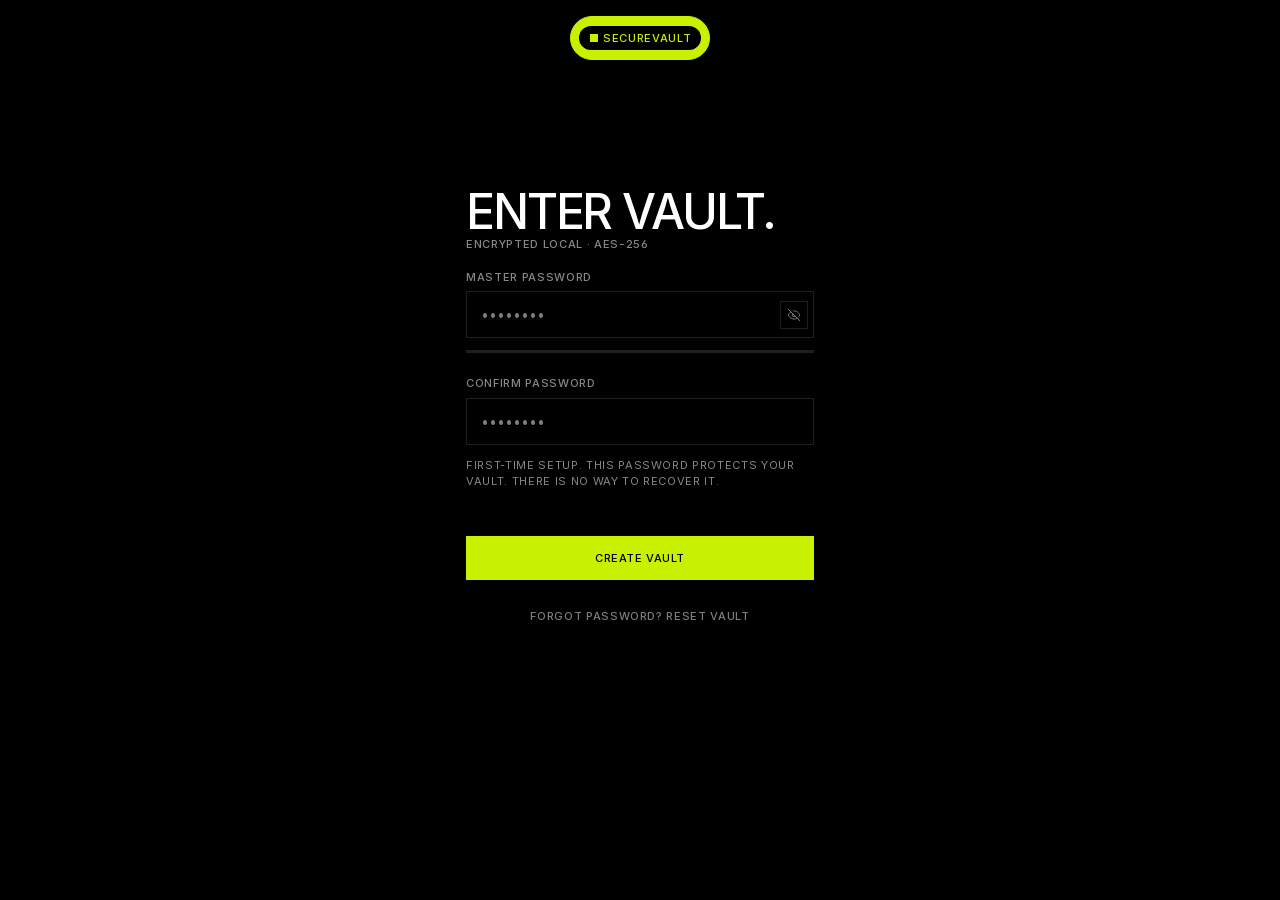
<file: trash.html>
<!DOCTYPE html>
<html lang="en">
<head>
    <script>
        (function() {
            const s = JSON.parse(localStorage.getItem("vaultSettings") || "{}");
            let appearance = s.appearance || (s.lightMode ? "light" : "dark");
            if (appearance === "system") appearance = window.matchMedia("(prefers-color-scheme: light)").matches ? "light" : "dark";
            if (appearance === "dark") document.documentElement.classList.add("dark");
        })();
    </script>
    <meta charset="UTF-8">
    <meta name="viewport" content="width=device-width, initial-scale=1.0, viewport-fit=cover">
    <title>SecureVault — Trash</title>
    <link rel="icon" type="image/svg+xml" href="data:image/svg+xml,%3Csvg xmlns='http://www.w3.org/2000/svg' viewBox='0 0 32 32'%3E%3Crect width='32' height='32' fill='%23000'/%3E%3Crect x='10' y='10' width='12' height='12' fill='%23C7F100'/%3E%3C/svg%3E">
    <link rel="manifest" href="manifest.webmanifest">
    <meta name="theme-color" content="#000000">
    <meta name="apple-mobile-web-app-capable" content="yes">
    <meta name="mobile-web-app-capable" content="yes">
    <meta name="apple-mobile-web-app-status-bar-style" content="black-translucent">
    <meta name="apple-mobile-web-app-title" content="Securevault">
    <link rel="apple-touch-icon" href="assets/icons/apple-touch-icon.png">
    <link rel="stylesheet" href="css/styles.css">
</head>
<body>

<a href="#main-content" class="skip-to-content">Skip to content</a>

<header>
    <div class="logo">■ Securevault</div>
    <nav class="menu">
        <a href="vault.html">Vault</a>
        <a href="add-entry.html">Add</a>
        <a href="settings.html">Settings</a>
        <a href="login.html" id="logout-btn">Logout</a>
    </nav>
    <button type="button" class="nav-burger" id="nav-burger" aria-label="Open menu">
        <i data-lucide="menu"></i>
    </button>
</header>

<div class="nav-drawer" id="nav-drawer">
    <div class="nav-drawer-content">
        <button type="button" class="nav-drawer-close" id="nav-drawer-close" aria-label="Close menu">
            <i data-lucide="x"></i>
        </button>
        <a href="vault.html">Vault</a>
        <a href="add-entry.html">Add</a>
        <a href="settings.html">Settings</a>
        <a href="login.html" class="nav-drawer-logout">Logout</a>
    </div>
</div>

<main id="main-content">
    <div class="page-content">

        <h1 class="page-title">Trash.</h1>
        <p class="page-sub">Deleted entries are permanently purged after 30 days.</p>

        <div id="trash-list"></div>

        <div class="trash-actions" id="trash-actions" style="display:none;">
            <button class="btn-danger" id="empty-trash-btn">Empty trash</button>
        </div>

    </div>
</main>

<!-- Confirm modal for permanent destruction -->
<div class="confirmation-overlay" id="confirmation-overlay">
    <div class="confirmation-modal">
        <p class="confirm-title">Permanently delete?</p>
        <p id="confirm-message">This cannot be undone.</p>
        <div class="confirmation-buttons">
            <button class="btn-white" id="confirm-no">Cancel</button>
            <button class="btn-danger" id="confirm-yes">Delete permanently</button>
        </div>
    </div>
</div>

<script src="js/lib/icons.js"></script>
<script src="js/lib/nav.js"></script>
    <script src="js/lib/list-nav.js"></script>
<script src="js/lib/toast.js"></script>
<script src="js/lib/sw-register.js"></script>
<script src="js/lib/crypto-utils.js"></script>
<script src="js/lib/sync.js"></script>
<script src="js/lib/auth.js"></script>
<script src="js/pages/trash.js"></script>

</body>
</html>
</file>
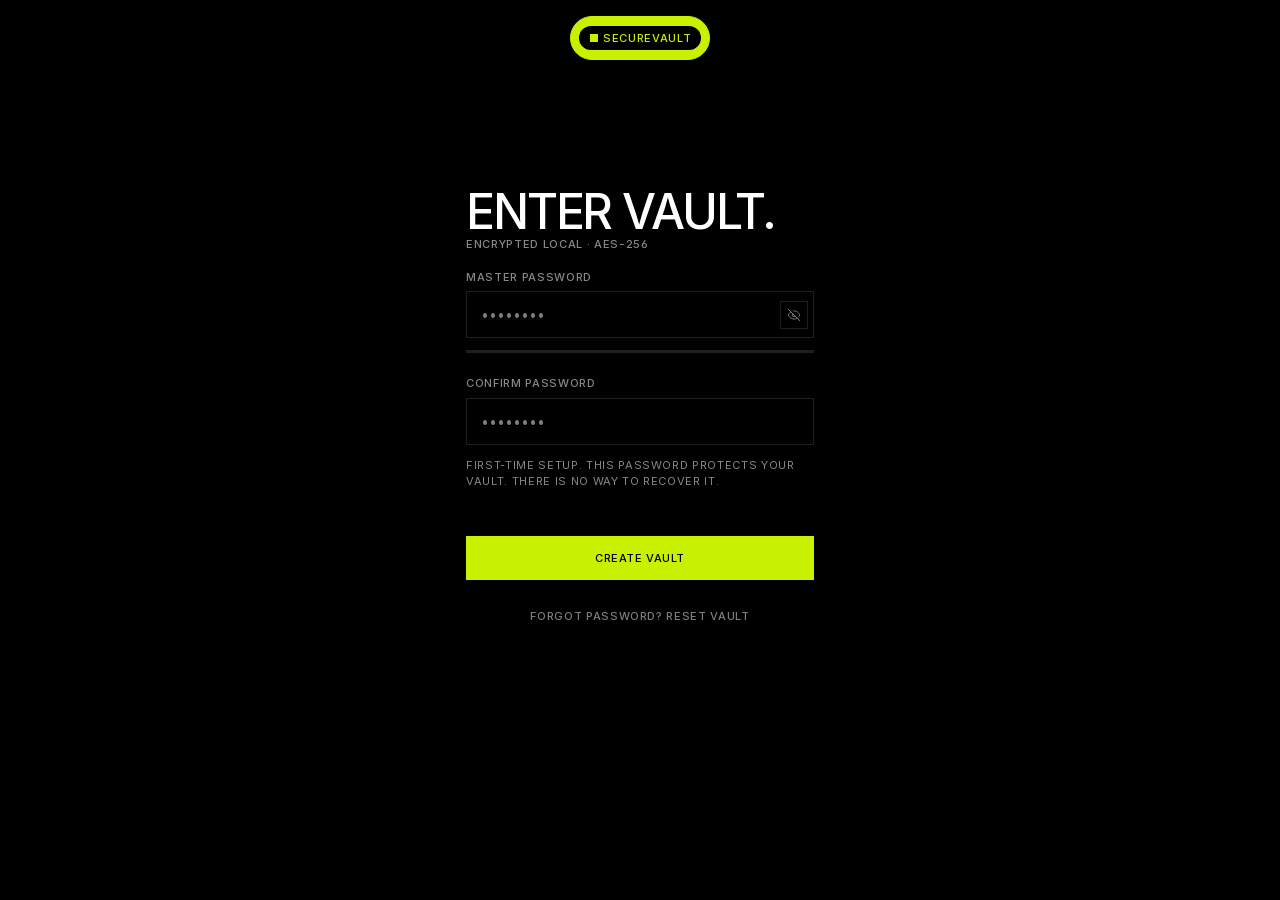
<file: vault.html>
<!DOCTYPE html>
<html lang="en">
<head>
    <script>
        (function() {
            const s = JSON.parse(localStorage.getItem("vaultSettings") || "{}");
            let appearance = s.appearance || (s.lightMode ? "light" : "dark");
            if (appearance === "system") appearance = window.matchMedia("(prefers-color-scheme: light)").matches ? "light" : "dark";
            if (appearance === "dark") document.documentElement.classList.add("dark");
        })();
    </script>
    <meta charset="UTF-8">
    <meta name="viewport" content="width=device-width, initial-scale=1.0, viewport-fit=cover">
    <title>SecureVault — Vault</title>
    <link rel="icon" type="image/svg+xml" href="data:image/svg+xml,%3Csvg xmlns='http://www.w3.org/2000/svg' viewBox='0 0 32 32'%3E%3Crect width='32' height='32' fill='%23000'/%3E%3Crect x='10' y='10' width='12' height='12' fill='%23C7F100'/%3E%3C/svg%3E">
    <link rel="manifest" href="manifest.webmanifest">
    <meta name="theme-color" content="#000000">
    <meta name="apple-mobile-web-app-capable" content="yes">
    <meta name="mobile-web-app-capable" content="yes">
    <meta name="apple-mobile-web-app-status-bar-style" content="black-translucent">
    <meta name="apple-mobile-web-app-title" content="Securevault">
    <link rel="apple-touch-icon" href="assets/icons/apple-touch-icon.png">
    <link rel="stylesheet" href="css/styles.css">
</head>
<body>

<a href="#main-content" class="skip-to-content">Skip to content</a>

<header>
    <div class="logo">■ Securevault</div>
    <nav class="menu">
        <a href="vault.html" class="active" aria-current="page">Vault</a>
        <a href="add-entry.html">Add</a>
        <a href="settings.html">Settings</a>
        <a href="login.html" id="logout-btn">Logout</a>
    </nav>
    <button type="button" class="nav-burger" id="nav-burger" aria-label="Open menu">
        <i data-lucide="menu"></i>
    </button>
</header>

<div class="nav-drawer" id="nav-drawer">
    <div class="nav-drawer-content">
        <button type="button" class="nav-drawer-close" id="nav-drawer-close" aria-label="Close menu">
            <i data-lucide="x"></i>
        </button>
        <a href="vault.html" class="active" aria-current="page">Vault</a>
        <a href="add-entry.html">Add</a>
        <a href="settings.html">Settings</a>
        <a href="login.html" class="nav-drawer-logout">Logout</a>
    </div>
</div>

<div class="pull-indicator" id="pull-indicator" aria-hidden="true"></div>
<a href="add-entry.html" class="mobile-cta">+ Add entry</a>

<main id="main-content">
    <div class="page-content">

        <h1 class="page-title">Vault.</h1>

        <div class="tag-filter-bar" id="tag-filter-bar" style="display:none;"></div>

        <div class="vault-controls">
            <div class="search-wrapper">
                <svg class="search-icon" viewBox="0 0 24 24">
                    <circle cx="11" cy="11" r="7" stroke="currentColor" stroke-width="1.5" fill="none"/>
                    <line x1="16.5" y1="16.5" x2="21" y2="21" stroke="currentColor" stroke-width="1.5"/>
                </svg>
                <input type="text" id="search-input" placeholder="Search entries…" autocomplete="off" aria-label="Search vault">
                <button type="button" class="search-clear" id="search-clear" aria-label="Clear search">
                    <i data-lucide="x"></i>
                </button>
                <button type="button" class="sort-toggle-btn" id="sort-toggle" aria-label="Sort">
                    <svg class="sort-icon" viewBox="0 0 24 24" aria-hidden="true">
                        <line x1="4" y1="6"  x2="20" y2="6"  stroke="currentColor" stroke-width="1.5"/>
                        <circle cx="10" cy="6"  r="2" fill="currentColor"/>
                        <line x1="4" y1="12" x2="20" y2="12" stroke="currentColor" stroke-width="1.5"/>
                        <circle cx="14" cy="12" r="2" fill="currentColor"/>
                        <line x1="4" y1="18" x2="20" y2="18" stroke="currentColor" stroke-width="1.5"/>
                        <circle cx="8"  cy="18" r="2" fill="currentColor"/>
                    </svg>
                </button>
                <div class="sort-menu" id="sort-menu">
                    <div class="sort-field" data-field="name">Site name <span class="indicator"></span></div>
                    <div class="sort-field" data-field="username">Username <span class="indicator"></span></div>
                    <div class="sort-field" data-field="lastUsed">Recently used <span class="indicator"></span></div>
                    <div class="sort-field" data-field="manual">Manual order <span class="indicator"></span></div>
                    <div class="divider"></div>
                    <div class="sort-order" data-order="asc">Ascending <span class="indicator"></span></div>
                    <div class="sort-order" data-order="desc">Descending <span class="indicator"></span></div>
                </div>
                <div class="search-recent" id="search-recent" hidden>
                    <div class="search-recent-head">
                        <span>Recent</span>
                        <button type="button" class="search-recent-clear" id="search-recent-clear">Clear</button>
                    </div>
                    <ul class="search-recent-list" id="search-recent-list"></ul>
                </div>
            </div>
        </div>

        <div class="vault-meta-row" id="vault-meta-row" hidden>
            <span class="vault-count" id="vault-count">0 entries</span>
            <div class="vault-meta-actions">
                <a href="add-entry.html" class="vault-meta-action vault-meta-action-add" id="new-entry-btn">+ New</a>
                <button type="button" class="vault-meta-action" id="select-toggle">Select</button>
            </div>
        </div>

        <div id="vault-container"></div>

    </div>
</main>

<div class="bulk-actions" id="bulk-actions" hidden>
    <span class="bulk-count" id="bulk-count">0 selected</span>
    <div class="bulk-actions-buttons">
        <button type="button" class="btn-white btn-row" id="bulk-tag">Add tag</button>
        <button type="button" class="btn-white btn-row" id="bulk-export">Export</button>
        <button type="button" class="btn-white btn-row" id="bulk-archive">Archive</button>
        <button type="button" class="btn-danger btn-row" id="bulk-delete">Delete</button>
        <button type="button" class="btn-white btn-row" id="bulk-cancel">Cancel</button>
    </div>
</div>

<!-- Expanded Card Modal -->
<div class="expanded-card" id="expanded-card">
    <div class="expanded-content">

        <div class="expanded-header">
            <h2 id="expanded-name">Entry name</h2>
            <div class="top-right-buttons">
                <button class="btn-white edit-top" id="edit-btn">
                    <i data-lucide="pencil"></i> Edit
                </button>
                <div id="save-cancel-wrapper" style="display:none;">
                    <button class="btn-black" id="save-btn">Save</button>
                    <button class="btn-white" id="cancel-btn">Cancel</button>
                </div>
            </div>
        </div>

        <div class="field type-only-login" id="url-field">
            <label>URL</label>
            <div class="value url-value" id="expanded-url">—</div>
        </div>

        <div class="field type-only-login">
            <label>Username</label>
            <div class="value-row">
                <div class="value" id="expanded-username">—</div>
                <button class="icon-btn copy-icon-btn" id="copy-username-btn" title="Copy username" aria-label="Copy username">
                    <i data-lucide="copy"></i>
                </button>
            </div>
        </div>

        <div class="field type-only-card">
            <label>Cardholder</label>
            <div class="value" id="expanded-cardholder">—</div>
        </div>

        <div class="field type-only-card">
            <label>Card number</label>
            <div class="value-row">
                <div class="value card-number" id="expanded-card-number">—</div>
                <button class="icon-btn copy-icon-btn" id="copy-card-number-btn" title="Copy card number" aria-label="Copy card number">
                    <i data-lucide="copy"></i>
                </button>
            </div>
        </div>

        <div class="field type-only-card field-row-split">
            <div class="field-row-half">
                <label>Expiry</label>
                <div class="value" id="expanded-card-expiry">—</div>
            </div>
            <div class="field-row-half">
                <label>CVV</label>
                <div class="value-row">
                    <div class="value" id="expanded-card-cvv">•••</div>
                    <button class="icon-btn copy-icon-btn" id="copy-card-cvv-btn" title="Copy CVV" aria-label="Copy CVV">
                        <i data-lucide="copy"></i>
                    </button>
                </div>
            </div>
        </div>

        <div class="field type-only-note">
            <label>Content</label>
            <div class="value notes" id="expanded-content">—</div>
        </div>

        <div class="field type-only-login">
            <label>Password</label>
            <div class="value-row">
                <div class="value" id="expanded-password">••••••••</div>
                <button id="toggle-password" class="icon-btn" title="Show/hide password" aria-label="Show or hide password">
                    <i data-lucide="eye-off"></i>
                </button>
                <button class="icon-btn copy-icon-btn" id="copy-btn" title="Copy password" aria-label="Copy password">
                    <i data-lucide="copy"></i>
                </button>
            </div>
            <div class="password-warning" id="password-warning" style="display:none;"></div>
        </div>

        <div class="field type-only-login" id="totp-field" style="display:none;">
            <label>Two-factor code</label>
            <div class="totp-row">
                <div class="totp-code" id="expanded-totp">— —</div>
                <svg class="totp-ring" viewBox="0 0 32 32" aria-hidden="true">
                    <circle class="totp-ring-track" cx="16" cy="16" r="13"></circle>
                    <circle class="totp-ring-fill"  id="expanded-totp-ring" cx="16" cy="16" r="13"></circle>
                </svg>
                <button class="icon-btn copy-icon-btn" id="copy-totp-btn" title="Copy code" aria-label="Copy two-factor code">
                    <i data-lucide="copy"></i>
                </button>
                <button class="icon-btn copy-icon-btn" id="show-totp-qr-btn" title="Show as scannable QR code" aria-label="Show TOTP QR">
                    <span class="totp-qr-glyph" aria-hidden="true">▦</span>
                </button>
                <button class="icon-btn copy-icon-btn" id="copy-totp-uri-btn" title="Copy otpauth:// URI for migration" aria-label="Copy otpauth URI">
                    <span class="totp-uri-glyph" aria-hidden="true">↗</span>
                </button>
                <input type="text" id="edit-totp" class="totp-edit-input" placeholder="JBSWY3DPEHPK3PXP" autocomplete="off" autocapitalize="characters" spellcheck="false" style="display:none;">
            </div>
        </div>

        <div class="field">
            <label>Tags</label>
            <div class="value tag-list" id="expanded-tags">—</div>
        </div>

        <div class="field">
            <label>Notes</label>
            <div class="value notes" id="expanded-notes">No notes</div>
        </div>

        <div id="expanded-modified"></div>

        <div class="entry-footer-actions">
            <button class="btn-white" id="duplicate-btn">Duplicate</button>
            <button class="btn-white" id="archive-btn">Archive</button>
            <button class="btn-danger" id="remove-btn">Remove entry</button>
        </div>

    </div>
</div>


<!-- First-run welcome -->
<div class="confirmation-overlay" id="welcome-overlay">
    <div class="confirmation-modal welcome-modal">
        <p class="confirm-title">Welcome to Securevault.</p>
        <ul class="welcome-list">
            <li><strong>Local first.</strong> Your vault is encrypted on this device with AES-256 + PBKDF2 (600k iter). Nothing leaves until you turn on sync.</li>
            <li><strong>One accent.</strong> Lime means "this is the thing to focus on" — buttons, the active tab, breach alerts.</li>
            <li><strong>Move things around.</strong> Delete is reversible for 30 days (Trash). Archive moves stuff out of the active list without losing it.</li>
            <li><strong>Two factor.</strong> Paste a TOTP secret on a login and the rolling 6-digit code lives in the entry.</li>
        </ul>
        <div class="confirmation-buttons">
            <button class="btn-black" id="welcome-dismiss">Get started</button>
        </div>
    </div>
</div>

<!-- Keyboard shortcuts help -->
<div class="confirmation-overlay" id="shortcuts-overlay">
    <div class="confirmation-modal">
        <p class="confirm-title">Keyboard shortcuts</p>
        <ul class="shortcuts-list">
            <li><span class="sc-desc">Command palette</span> <span><kbd>⌘</kbd> <kbd>K</kbd></span></li>
            <li><span class="sc-desc">Focus search</span> <kbd>/</kbd></li>
            <li><span class="sc-desc">New entry</span> <kbd>N</kbd></li>
            <li><span class="sc-desc">Sort menu</span> <kbd>S</kbd></li>
            <li><span class="sc-desc">Move focus</span> <span><kbd>↑</kbd> <kbd>↓</kbd> &middot; <kbd>J</kbd> <kbd>K</kbd></span></li>
            <li><span class="sc-desc">Open focused entry</span> <kbd>Enter</kbd></li>
            <li><span class="sc-desc">Edit the open entry</span> <kbd>E</kbd></li>
            <li><span class="sc-desc">Open settings</span> <kbd>,</kbd></li>
            <li><span class="sc-desc">Lock vault</span> <kbd>L</kbd></li>
            <li><span class="sc-desc">Close menu / clear search</span> <kbd>Esc</kbd></li>
            <li><span class="sc-desc">This help</span> <kbd>?</kbd></li>
        </ul>
        <div class="confirmation-buttons">
            <button class="btn-black" id="shortcuts-close">Close</button>
        </div>
    </div>
</div>

<!-- Command palette (Cmd/Ctrl+K) -->
<div class="palette-overlay" id="palette-overlay" hidden>
    <div class="palette" role="dialog" aria-label="Command palette">
        <input type="text" id="palette-input" class="palette-input"
               placeholder="Search entries or run a command…"
               autocomplete="off" autocorrect="off" spellcheck="false" autocapitalize="off">
        <ul class="palette-list" id="palette-list" role="listbox"></ul>
        <div class="palette-empty" id="palette-empty" hidden>No matches</div>
    </div>
</div>

<!-- TOTP QR modal -->
<div class="qr-overlay" id="qr-overlay" hidden>
    <div class="qr-modal" role="dialog" aria-modal="true" aria-labelledby="qr-title">
        <h2 id="qr-title" class="qr-title">Scan with your authenticator</h2>
        <div class="qr-canvas" id="qr-canvas"></div>
        <p class="qr-error" id="qr-error" hidden>This entry's TOTP secret is too long to encode into a QR at this version.</p>
        <button type="button" class="btn-black qr-close" id="qr-close">Close</button>
    </div>
</div>

<!-- Confirmation Modal -->
<div class="confirmation-overlay" id="confirmation-overlay">
    <div class="confirmation-modal">
        <p id="confirmation-message">Are you sure you want to remove this entry?</p>
        <div class="confirmation-buttons">
            <button class="btn-white" id="confirm-no">Cancel</button>
            <button class="btn-danger" id="confirm-yes">Yes, remove</button>
        </div>
    </div>
</div>

<script src="js/lib/icons.js"></script>
<script src="js/lib/nav.js"></script>
<script src="js/lib/toast.js"></script>
<script src="js/lib/sw-register.js"></script>
<script src="js/lib/crypto-utils.js"></script>
<script src="js/lib/totp.js"></script>
<script src="js/lib/qr.js"></script>
<script src="js/lib/health.js"></script>
<script src="js/lib/markdown.js"></script>
<script src="js/lib/portation.js"></script>
<script src="js/lib/sync.js"></script>
<script src="js/lib/auth.js"></script>
    <script src="js/lib/haptic.js"></script>
<script src="js/pages/vault.js"></script>

</body>
</html>
</file>
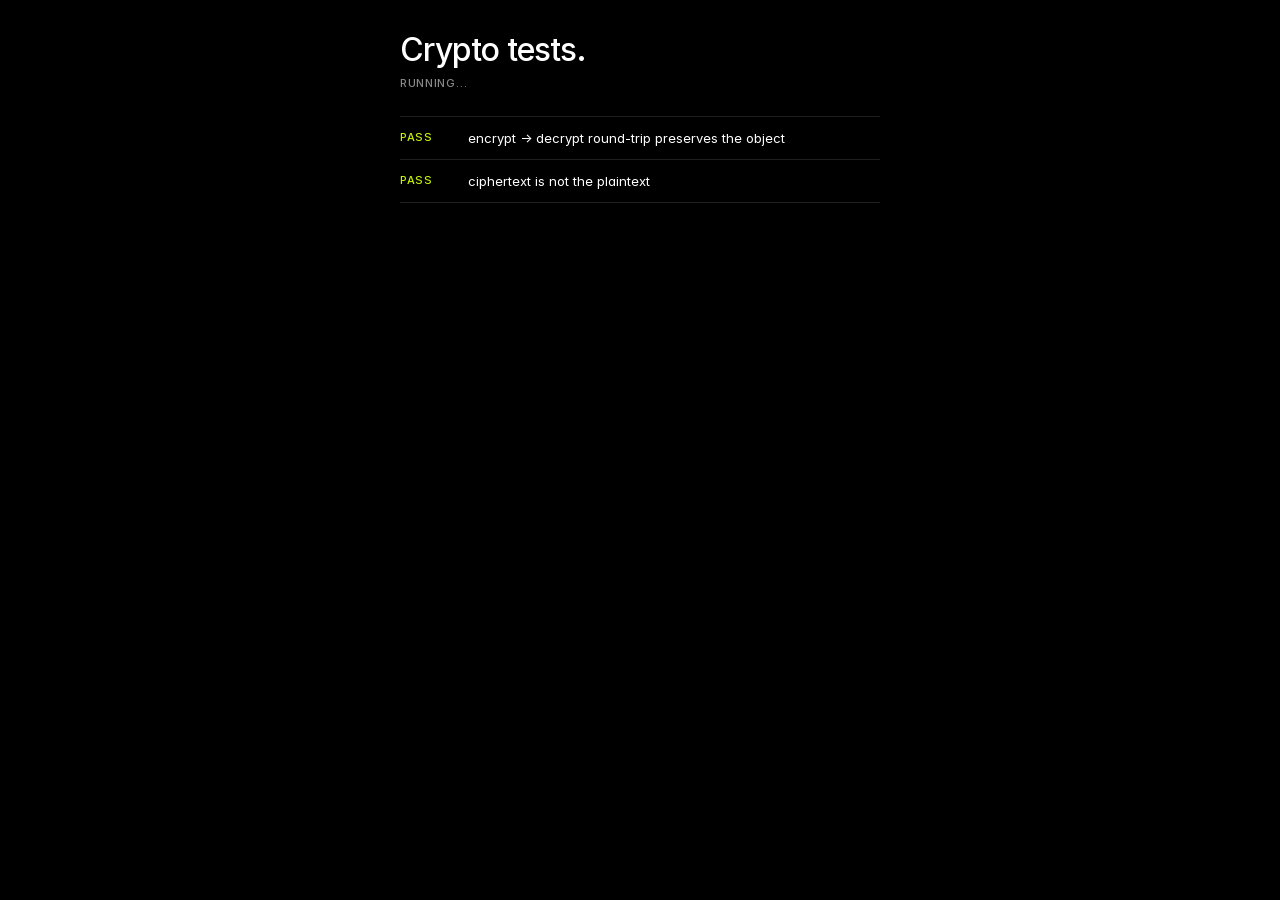
<file: tests/crypto.test.html>
<!DOCTYPE html>
<html lang="en">
<head>
    <meta charset="UTF-8">
    <meta name="viewport" content="width=device-width, initial-scale=1.0">
    <title>SecureVault — Crypto tests</title>
    <script>document.documentElement.classList.add("dark");</script>
    <link rel="stylesheet" href="../css/styles.css">
</head>
<body>
<main id="main-content">
    <div class="page-content narrow">
        <h1 class="page-title">Crypto tests.</h1>
        <p class="page-sub" id="summary">Running…</p>
        <div id="results"></div>
    </div>
</main>

<script src="../js/lib/crypto-utils.js"></script>
<script src="../js/lib/totp.js"></script>
<script src="crypto.test.js"></script>
</body>
</html>
</file>
<file: css/styles.css>
/* ============================================================
   SECUREVAULT — STYLESHEET
   Binding spec lives in DESIGN.md (brutalist editorial, lime
   #C7F100 accent, Inter, hard edges, dark default). When in
   doubt: hard edges, UPPERCASE tracked labels, one accent.
============================================================ */

/* ============================================================
   0. FONTS — self-hosted Inter (no Google Fonts dependency)
============================================================ */
@font-face {
    font-family: 'Inter';
    font-style:  normal;
    font-weight: 400;
    font-display: swap;
    src: url('../assets/fonts/Inter-Regular.woff2') format('woff2');
}
@font-face {
    font-family: 'Inter';
    font-style:  normal;
    font-weight: 500;
    font-display: swap;
    src: url('../assets/fonts/Inter-Medium.woff2') format('woff2');
}

/* ============================================================
   1. TOKENS
============================================================ */
:root {
    /* Light scope */
    --bg:             #FFFFFF;
    --surface:        #FAFAFA;
    --surface-raised: #F2F2F2;
    --border:         #E5E5E5;
    --border-strong:  #000000;
    --text:           #000000;
    --text-secondary: #555555;
    --text-tertiary:  #767676; /* AA 4.5:1 on #FFFFFF */
    --accent:         #C7F100;
    --accent-ink:     #000000;
    --accent-text:    #5A7000; /* darker lime — AA 5.6:1 on #FFFFFF */
    --danger:         #DC2626;
    --danger-ink:     #FFFFFF;

    --font-sans:      'Inter', 'Helvetica Neue', Helvetica, Arial, sans-serif;
    --transition:     0.1s linear;
    --page-max:       1100px;
    --page-pad:       32px;
}

html.dark,
html.dark body,
body.dark {
    --bg:             #000000;
    --surface:        #0A0A0A;
    --surface-raised: #15151A;
    --border:         #1F1F1F;
    --border-strong:  #2C2C2C;
    --text:           #FFFFFF;
    --text-secondary: #888888;
    --text-tertiary:  #7E7E7E; /* AA 5.1:1 on #000000 */
    --accent:         #C7F100;
    --accent-ink:     #000000;
    --accent-text:    #C7F100; /* bright lime is already 16:1 on #000000 */
    --danger:         #FF3838;
    --danger-ink:     #FFFFFF;
}

html.dark { color-scheme: dark; }


/* ============================================================
   2. RESET & BASE
============================================================ */
*, *::before, *::after { box-sizing: border-box; }

html, body {
    margin: 0;
    padding: 0;
    min-height: 100%;
    background: var(--bg);
    color: var(--text);
    font-family: var(--font-sans);
    font-feature-settings: 'ss01', 'cv11';
    font-size: 14px;
    line-height: 1.5;
    -webkit-font-smoothing: antialiased;
    -moz-osx-font-smoothing: grayscale;
}

body {
    display: flex;
    flex-direction: column;
    min-height: 100vh;
    min-height: 100dvh; /* avoids the iOS URL-bar height jump */
    overscroll-behavior-y: contain; /* no rubber-band reveal past the page */
}

/* Always-black backdrop behind the iOS status bar (the safe-area top inset)
   so the white status glyphs of black-translucent stay legible in BOTH light
   and dark themes when running edge-to-edge. Height collapses to 0 where
   there is no top inset, so it is a no-op on desktop / non-notched devices. */
body::before {
    content: "";
    position: fixed;
    top: 0;
    left: 0;
    right: 0;
    height: env(safe-area-inset-top);
    background: #000;
    z-index: 95;
    pointer-events: none;
}

main {
    flex: 1;
    width: 100%;
    max-width: var(--page-max);
    margin: 0 auto;
    padding: 32px var(--page-pad) 96px;
}

/* Unified inner column used by vault, add-entry, settings so the
   page title and content always line up on the same axis. */
.page-content {
    width: 100%;
    max-width: 800px;
    margin: 0 auto;
}
.page-content.narrow { max-width: 480px; }

a { color: inherit; text-decoration: none; }

button {
    cursor: pointer;
    font: inherit;
    color: inherit;
    background: transparent;
    border: 1px solid var(--border);
    border-radius: 0;
}

input, textarea, select {
    font: inherit;
    color: inherit;
    background: transparent;
    border: 1px solid var(--border);
    border-radius: 0;
}

input::placeholder, textarea::placeholder { color: var(--text-tertiary); }

/* Skip-to-content link — only visible when focused, top of page */
.skip-to-content {
    position: absolute;
    top: 8px;
    left: 8px;
    background: var(--accent);
    color: var(--accent-ink);
    padding: 8px 14px;
    font-size: 11px;
    font-weight: 500;
    text-transform: uppercase;
    letter-spacing: 0.06em;
    border-radius: 0;
    text-decoration: none;
    transform: translateY(-200%);
    transition: transform 0.1s linear;
    z-index: 4000;
}
.skip-to-content:focus { transform: translateY(0); }

/* Keyboard focus — visible lime ring on focusable elements when
   navigating with Tab. Mouse clicks don't show the ring (per
   :focus-visible spec) so it stays clean for pointer users. */
:focus-visible {
    outline: 2px solid var(--accent);
    outline-offset: 2px;
}
/* On the lime pill itself lime-on-lime is invisible — use ink black */
header .menu a:focus-visible,
header .menu a#logout-btn:focus-visible,
.nav-burger:focus-visible {
    outline-color: var(--accent-ink);
}
/* Honour the OS "reduce motion" setting — kill animations + transitions */
@media (prefers-reduced-motion: reduce) {
    *, *::before, *::after {
        animation-duration:   0.001ms !important;
        animation-iteration-count: 1 !important;
        transition-duration:  0.001ms !important;
        scroll-behavior:      auto !important;
    }
}

/* Lucide icon sizing — stroke 1.5 globally, sized by context */
svg.lucide,
[data-lucide] {
    stroke-width: 1.5;
    width: 14px;
    height: 14px;
    vertical-align: middle;
}
.icon-btn svg.lucide,
.icon-btn [data-lucide] {
    width: 14px; height: 14px;
}
.card-copy-btn svg.lucide,
.card-copy-btn [data-lucide] {
    width: 14px; height: 14px;
}
.empty-icon svg.lucide,
.empty-icon [data-lucide] {
    width: 28px; height: 28px;
    stroke-width: 1.5;
}
.info-btn svg.lucide,
.info-btn [data-lucide] {
    width: 12px; height: 12px;
}
.generator-btn svg.lucide,
.generator-btn [data-lucide] {
    width: 14px; height: 14px;
}
.edit-top svg.lucide,
.edit-top [data-lucide] {
    width: 12px; height: 12px;
    margin-right: 4px;
}


/* ============================================================
   3. TOP NAVIGATION — LIME PILL
============================================================ */
header {
    position: sticky;
    top: calc(16px + env(safe-area-inset-top));
    z-index: 100;
    width: calc(100% - 32px);
    max-width: calc(var(--page-max) - 32px);
    margin: calc(16px + env(safe-area-inset-top)) auto 0;
    background: var(--accent);
    border-radius: 999px;
    color: var(--accent-ink);
    display: flex;
    align-items: center;
    justify-content: space-between;
    padding: 8px;
    height: 44px;
    border: 1px solid var(--accent);
}

header .logo {
    background: #000;
    color: var(--accent);
    padding: 4px 10px;
    border-radius: 999px;
    font-size: 11px;
    font-weight: 500;
    letter-spacing: 0.06em;
    text-transform: uppercase;
}

header .menu {
    display: flex;
    align-items: center;
    gap: 12px;
    padding-right: 8px;
}

header .menu a {
    color: var(--accent-ink);
    font-size: 11px;
    font-weight: 400;
    text-transform: uppercase;
    letter-spacing: 0.05em;
    opacity: 0.55;
    transition: opacity var(--transition);
    padding: 4px 8px;
    border-radius: 0;
}

header .menu a.active {
    opacity: 1;
    font-weight: 500;
    box-shadow: inset 0 -2px 0 0 currentColor;
}
header .menu a:hover { opacity: 1; }

header .menu a#logout-btn {
    background: #000;
    color: var(--accent);
    padding: 4px 10px;
    border-radius: 999px;
    opacity: 1;
    margin-left: 8px;
    font-weight: 500;
}
header .menu a#logout-btn:hover { opacity: 0.85; }

/* Minimal header (logo only) used on login since the user isn't
   authenticated. Keeps the lime pill chrome consistent with the rest
   of the app while omitting the nav links. */
header.header-minimal {
    justify-content: flex-start;
    width: auto;
    max-width: calc(var(--page-max) - 32px);
}

/* Hamburger (mobile only) — black pill matching the logo chip */
.nav-burger {
    display: none;
    background: #000;
    color: var(--accent);
    border: none;
    border-radius: 999px;
    width: 32px; height: 32px;
    align-items: center;
    justify-content: center;
    cursor: pointer;
    padding: 0;
}
.nav-burger:hover { opacity: 0.85; }

/* Mobile drawer — full-screen black sheet with big nav items.
   Hidden on desktop; opens via .open class on tap of .nav-burger. */
.nav-drawer {
    display: none;
    position: fixed;
    inset: 0;
    background: #000;
    z-index: 2000;
    flex-direction: column;
    padding: env(safe-area-inset-top) env(safe-area-inset-right)
            env(safe-area-inset-bottom) env(safe-area-inset-left);
}
.nav-drawer.open { display: flex; }
.nav-drawer-content {
    display: flex;
    flex-direction: column;
    gap: 24px;
    padding: 96px 32px 32px;
    width: 100%;
    flex: 1;
}
.nav-drawer a {
    color: var(--accent);
    font-size: 18px;
    font-weight: 500;
    text-transform: uppercase;
    letter-spacing: 0.05em;
    text-decoration: none;
}
.nav-drawer a.active { box-shadow: inset 0 -2px 0 0 currentColor; align-self: flex-start; }
.nav-drawer-logout { opacity: 0.55; margin-top: 24px; }
.nav-drawer-close {
    position: absolute;
    top: 24px;
    right: 24px;
    background: var(--accent);
    color: var(--accent-ink);
    border: none;
    border-radius: 999px;
    width: 44px; height: 44px;
    display: inline-flex;
    align-items: center;
    justify-content: center;
    cursor: pointer;
}
.nav-drawer-close [data-lucide],
.nav-drawer-close svg.lucide { width: 20px; height: 20px; }
body.drawer-open { overflow: hidden; }

/* Fixed bottom "+ Add entry" CTA (mobile only, vault page).
   Sits above the safe area as a full-width lime pill. */
.mobile-cta {
    display: none;
    position: fixed;
    left: 16px;
    right: 16px;
    bottom: calc(16px + env(safe-area-inset-bottom));
    height: 48px;
    background: var(--accent);
    color: var(--accent-ink);
    border-radius: 999px;
    align-items: center;
    justify-content: center;
    font-size: 13px;
    font-weight: 500;
    text-transform: uppercase;
    letter-spacing: 0.06em;
    text-decoration: none;
    z-index: 90;
    border: none;
}
.mobile-cta:hover { opacity: 0.85; }



/* ============================================================
   4. BUTTONS
============================================================ */
.btn-black,
.btn-white,
.btn-danger {
    display: inline-flex;
    align-items: center;
    justify-content: center;
    gap: 8px;
    padding: 12px 18px;
    font-size: 11px;
    font-weight: 500;
    text-transform: uppercase;
    letter-spacing: 0.05em;
    border-radius: 0;
    border: 1px solid transparent;
    transition: opacity var(--transition);
    cursor: pointer;
}

.btn-black {
    background: var(--accent);
    color: var(--accent-ink);
}
.btn-black:hover    { opacity: 0.85; }
.btn-black:active   { transform: scale(0.98); }
.btn-black:disabled { opacity: 0.4; cursor: not-allowed; }

.btn-white {
    background: transparent;
    color: var(--text);
    border-color: var(--border-strong);
}
.btn-white:hover  { border-color: var(--text); }
.btn-white:active { transform: scale(0.98); }

.btn-danger {
    background: var(--danger);
    color: var(--danger-ink);
}
.btn-danger:hover { opacity: 0.85; }
.btn-danger:active { transform: scale(0.98); }

.btn-inline {
    align-self: flex-start;
    padding: 10px 16px;
}

.link-btn {
    background: none;
    border: none;
    color: var(--text-tertiary);
    font-size: 11px;
    font-weight: 500;
    text-transform: uppercase;
    letter-spacing: 0.05em;
    padding: 8px 0;
    cursor: pointer;
    text-align: center;
}
.link-btn:hover { color: var(--text); text-decoration: underline; }

.icon-btn {
    display: inline-flex;
    align-items: center;
    justify-content: center;
    width: 28px; height: 28px;
    background: transparent;
    color: var(--text-secondary);
    border: 1px solid var(--border);
    border-radius: 0;
    cursor: pointer;
    transition: background var(--transition), border-color var(--transition), color var(--transition);
}
.icon-btn:hover {
    border-color: var(--text);
    background: var(--surface-raised);
    color: var(--text);
}


/* ============================================================
   5. INPUTS & LABELS
============================================================ */
input[type="text"],
input[type="password"],
input[type="email"],
textarea {
    width: 100%;
    background: transparent;
    border: 1px solid var(--border);
    border-radius: 0;
    padding: 12px 14px;
    font-size: 14px;
    color: var(--text);
    transition: border-color var(--transition);
}
input[type="text"]:focus,
input[type="password"]:focus,
input[type="email"]:focus,
textarea:focus {
    outline: none;
    border-color: var(--text);
}

label {
    display: block;
    font-size: 11px;
    font-weight: 500;
    text-transform: uppercase;
    letter-spacing: 0.06em;
    color: var(--text-secondary);
    margin-bottom: 6px;
}

.password-wrapper { position: relative; }
.password-wrapper input { padding-right: 44px; }
.password-wrapper .toggle-password,
.password-wrapper #toggle-password {
    position: absolute;
    right: 6px;
    top: 50%;
    transform: translateY(-50%);
    width: 28px; height: 28px;
    background: transparent;
    border: 1px solid var(--border);
    color: var(--text-secondary);
    cursor: pointer;
    border-radius: 0;
    display: inline-flex;
    align-items: center;
    justify-content: center;
}
.password-wrapper .toggle-password:hover,
.password-wrapper #toggle-password:hover {
    color: var(--text);
    border-color: var(--text);
}


/* ============================================================
   6. VAULT CONTROLS — SEARCH + SORT
============================================================ */
.vault-controls {
    margin: 24px 0 16px;
}

/* The search wrapper acts as one cohesive bar: 1px outer border,
   left search icon, input fills the middle, right divider + sort
   button. No element has its own border — they share the wrapper's. */
.search-wrapper {
    position: relative;
    display: flex;
    align-items: stretch;
    border: 1px solid var(--border);
    transition: border-color var(--transition);
}
.search-wrapper:focus-within { border-color: var(--text); }

#search-input {
    flex: 1;
    min-width: 0;
    padding: 12px 12px 12px 44px;
    background: transparent;
    border: none;
    border-radius: 0;
    color: var(--text);
    font-size: 14px;
    outline: none;
}
#search-input::placeholder { color: var(--text-tertiary); }

.search-icon {
    position: absolute;
    left: 16px; top: 50%;
    transform: translateY(-50%);
    width: 16px; height: 16px;
    color: var(--text-secondary);
    pointer-events: none;
}

.search-clear {
    display: none;
    flex: 0 0 28px;
    background: transparent;
    border: none;
    color: var(--text-secondary);
    cursor: pointer;
    align-items: center;
    justify-content: center;
    padding: 0;
}
.search-wrapper.has-text .search-clear { display: inline-flex; }
.search-clear:hover { color: var(--text); }
.search-clear svg.lucide { width: 14px; height: 14px; }

.sort-toggle-btn {
    flex: 0 0 44px;
    background: transparent;
    border: none;
    border-left: 1px solid var(--border);
    border-radius: 0;
    color: var(--text-secondary);
    cursor: pointer;
    display: inline-flex;
    align-items: center;
    justify-content: center;
    padding: 0;
    transition: color var(--transition), background var(--transition);
}
.sort-toggle-btn:hover         { color: var(--text); background: var(--surface-raised); }
.sort-toggle-btn.active        { color: var(--accent-ink); background: var(--accent); }
.sort-icon { width: 16px; height: 16px; pointer-events: none; }

.sort-menu {
    position: absolute;
    top: calc(100% + 4px);
    right: 0;
    width: 220px;
    display: none;
    flex-direction: column;
    background: var(--surface);
    border: 1px solid var(--border-strong);
    border-radius: 0;
    padding: 4px 0;
    z-index: 500;
}

.sort-field,
.sort-order {
    display: flex;
    align-items: center;
    justify-content: space-between;
    padding: 10px 14px;
    font-size: 11px;
    text-transform: uppercase;
    letter-spacing: 0.05em;
    cursor: pointer;
    color: var(--text);
}
.sort-field:hover,
.sort-order:hover { background: var(--surface-raised); }

.divider { height: 1px; background: var(--border); margin: 4px 0; }

.indicator {
    width: 12px; height: 12px;
    border: 1px solid var(--border-strong);
    border-radius: 0;
    display: flex;
    align-items: center;
    justify-content: center;
    flex-shrink: 0;
}
.indicator.active::after {
    content: '';
    width: 6px; height: 6px;
    background: var(--accent);
}


/* ============================================================
   7. VAULT LIST — STRIPE ROWS (the core unit)
============================================================ */
#vault-container { display: block; }

body.list-view #vault-container {
    display: block;
}

.vault-card {
    display: grid;
    grid-template-columns: 36px 32px 1fr auto;
    gap: 14px;
    align-items: center;
    padding: 16px 0;
    border-top: 1px solid var(--border);
    background: transparent;
    border-radius: 0;
    cursor: pointer;
    transition: background var(--transition);
    position: relative;
}
.vault-card:last-child { border-bottom: 1px solid var(--border); }

.vault-card:hover {
    background: linear-gradient(90deg, rgba(199, 241, 0, 0.06), transparent);
}

.vault-card .row-num {
    font-size: 22px;
    font-weight: 500;
    letter-spacing: -0.02em;
    font-variant-numeric: tabular-nums;
    color: var(--text);
    line-height: 1;
}
.vault-card.featured .row-num { color: var(--accent-text); }

.vault-card .row-text {
    min-width: 0;
}

.vault-card .row-name,
.vault-card h2 {
    margin: 0;
    font-size: 13px;
    font-weight: 500;
    text-transform: uppercase;
    letter-spacing: 0.05em;
    color: var(--text);
    line-height: 1.3;
    overflow: hidden;
    text-overflow: ellipsis;
    white-space: nowrap;
}

.vault-card .row-username,
.vault-card p {
    margin: 2px 0 0;
    font-size: 11px;
    font-weight: 400;
    color: var(--text-secondary);
    line-height: 1.3;
    overflow: hidden;
    text-overflow: ellipsis;
    white-space: nowrap;
}

.card-copy-btn {
    width: 28px; height: 28px;
    background: transparent;
    border: 1px solid var(--border);
    border-radius: 0;
    color: var(--text-secondary);
    display: inline-flex;
    align-items: center;
    justify-content: center;
    cursor: pointer;
    transition: border-color var(--transition), color var(--transition);
}
.card-copy-btn:hover { border-color: var(--text); color: var(--text); }

/* Favicon / type-mark column for stripe rows */
.row-icon {
    width: 28px;
    height: 28px;
    border: 1px solid var(--border);
    display: flex;
    align-items: center;
    justify-content: center;
    color: var(--text-secondary);
    overflow: hidden;
}
.row-icon img {
    width: 16px;
    height: 16px;
    object-fit: contain;
    filter: grayscale(100%) contrast(0.9);
}
.row-icon.row-icon-fallback,
.row-icon.row-icon-glyph {
    font-size: 12px;
    font-weight: 500;
    text-transform: uppercase;
    color: var(--text);
}
.row-icon.row-icon-glyph { color: var(--accent-text); font-size: 14px; }

/* Grid tiles get a top row with numeral + icon */
.tile-head {
    display: flex;
    justify-content: space-between;
    align-items: center;
    gap: 8px;
}
.tile-icon { flex-shrink: 0; }

/* Vault meta row — count on the left, Select toggle on the right */
.vault-meta-row {
    display: flex;
    align-items: center;
    justify-content: space-between;
    margin: 16px 0 8px;
}
.vault-count {
    font-size: 11px;
    font-weight: 500;
    text-transform: uppercase;
    letter-spacing: 0.06em;
    color: var(--text-secondary);
    font-variant-numeric: tabular-nums;
}
.vault-meta-actions {
    display: flex;
    gap: 6px;
    align-items: center;
}
.vault-meta-action {
    background: transparent;
    border: 1px solid var(--border-strong);
    color: var(--text);
    padding: 6px 12px;
    border-radius: 999px;
    font-size: 11px;
    font-weight: 500;
    text-transform: uppercase;
    letter-spacing: 0.05em;
    cursor: pointer;
    text-decoration: none;
    transition: background var(--transition), color var(--transition);
}
.vault-meta-action:hover { background: var(--accent); color: var(--accent-ink); border-color: var(--accent); }
.vault-meta-action-add { background: var(--accent); color: var(--accent-ink); border-color: var(--accent); }
.vault-meta-action-add:hover { opacity: 0.85; background: var(--accent); color: var(--accent-ink); }

/* On mobile the bottom CTA is enough — hide the desktop +New chip. */
@media (max-width: 600px) {
    .vault-meta-action-add { display: none; }
}

/* Per-card checkbox — hidden by default, revealed in select mode */
.vault-card-checkbox {
    display: none;
    width: 18px;
    height: 18px;
    border: 1px solid var(--border-strong);
    position: relative;
    flex-shrink: 0;
}
.vault-card-checkbox.checked::after {
    content: "";
    position: absolute;
    inset: 3px;
    background: var(--accent);
}
body.select-mode .vault-card-checkbox { display: block; }
body.select-mode .vault-card           { grid-template-columns: 24px 36px 32px 1fr auto; cursor: pointer; }
body.select-mode .vault-card .card-copy-btn { display: none; }
body.select-mode .vault-card.selected  { background: linear-gradient(90deg, rgba(199, 241, 0, 0.10), transparent); }

/* Bottom bulk-action bar — only visible in select mode. The
   [hidden] attribute is the source of truth; the rule below makes
   sure the display: flex doesn't override it. */
.bulk-actions[hidden] { display: none; }
.bulk-actions {
    position: fixed;
    left: 0; right: 0; bottom: 0;
    z-index: 1400;
    background: var(--surface);
    border-top: 1px solid var(--border-strong);
    padding: 12px 16px calc(12px + env(safe-area-inset-bottom));
    display: flex;
    align-items: center;
    justify-content: space-between;
    gap: 16px;
}
.bulk-count {
    font-size: 11px;
    font-weight: 500;
    text-transform: uppercase;
    letter-spacing: 0.06em;
    color: var(--text-secondary);
    font-variant-numeric: tabular-nums;
}
.bulk-actions-buttons {
    display: flex;
    gap: 8px;
    flex-wrap: wrap;
}
body.select-mode main { padding-bottom: 120px; }

@media (max-width: 600px) {
    .bulk-actions {
        flex-direction: column;
        align-items: stretch;
        gap: 8px;
    }
    .bulk-actions-buttons { justify-content: space-between; }
    .bulk-actions-buttons .btn-row { flex: 1; }
}

/* Manual-sort drag-and-drop visual states */
.vault-card.draggable    { cursor: grab; }
.vault-card.draggable:active { cursor: grabbing; }
.vault-card.dragging     { opacity: 0.4; }
.vault-card.drag-over    { box-shadow: inset 0 2px 0 0 var(--accent); }

/* Extension fill mode — vault opened with #sv-fill=… in the URL.
   The lime banner explains who's asking, the meta + filter chrome
   step out of the way so the picker is the only thing to do. */
.fill-banner {
    display: flex;
    align-items: center;
    justify-content: space-between;
    gap: 16px;
    background: var(--accent);
    color: var(--accent-ink);
    padding: 12px 16px;
    margin: 0 0 24px;
}
.fill-banner-text {
    display: flex;
    align-items: baseline;
    gap: 8px;
    min-width: 0;
}
.fill-banner-label {
    font-size: 11px;
    font-weight: 500;
    text-transform: uppercase;
    letter-spacing: 0.06em;
}
.fill-banner-origin {
    font-size: 13px;
    font-weight: 500;
    overflow: hidden;
    text-overflow: ellipsis;
    white-space: nowrap;
}
.fill-banner .btn-row { border-color: var(--accent-ink); color: var(--accent-ink); }
.fill-banner .btn-row:hover { background: var(--accent-ink); color: var(--accent); }

body.fill-mode header,
body.fill-mode .vault-meta-row,
body.fill-mode .tag-filter-bar,
body.fill-mode .vault-controls { display: none; }
body.fill-mode .page-title { margin-top: 0; }

/* Pull-to-refresh — only renders on mobile. The bar visually
   extends as the user drags down past the top of the page. */
.pull-indicator {
    display: none;
    position: fixed;
    top: 0;
    left: 50%;
    width: 64px;
    height: 3px;
    background: var(--accent);
    transform: translateX(-50%) translateY(0);
    opacity: 0;
    z-index: 1500;
    pointer-events: none;
}
@media (max-width: 600px) {
    .pull-indicator { display: block; }
}
.pull-indicator.loading {
    opacity: 1;
    animation: pull-pulse 0.6s linear infinite alternate;
}
@keyframes pull-pulse {
    from { opacity: 0.35; }
    to   { opacity: 1; }
}


/* ============================================================
   8. VAULT GRID VIEW (square brutalist tiles)
============================================================ */
body.grid-view #vault-container {
    display: grid;
    grid-template-columns: repeat(auto-fill, minmax(200px, 1fr));
    gap: 12px;
}

.vault-grid-tile {
    border: 1px solid var(--border);
    border-radius: 0;
    padding: 16px;
    background: transparent;
    cursor: pointer;
    transition: background var(--transition), border-color var(--transition);
    display: flex;
    flex-direction: column;
    gap: 8px;
    min-height: 140px;
    position: relative;
}
.vault-grid-tile:hover {
    border-color: var(--text);
    background: linear-gradient(90deg, rgba(199, 241, 0, 0.06), transparent);
}

.vault-grid-tile .tile-num {
    font-size: 22px;
    font-weight: 500;
    letter-spacing: -0.02em;
    font-variant-numeric: tabular-nums;
    color: var(--text);
    line-height: 1;
}
.vault-grid-tile.featured .tile-num { color: var(--accent-text); }

.vault-grid-tile .tile-name {
    margin: 0;
    font-size: 13px;
    font-weight: 500;
    text-transform: uppercase;
    letter-spacing: 0.05em;
    color: var(--text);
    overflow: hidden;
    text-overflow: ellipsis;
    white-space: nowrap;
}

.vault-grid-tile .tile-url {
    margin: 0;
    font-size: 11px;
    font-weight: 400;
    color: var(--text-secondary);
    line-height: 1.3;
    overflow: hidden;
    text-overflow: ellipsis;
    white-space: nowrap;
}

.vault-grid-tile .tile-bottom {
    margin-top: auto;
    display: flex;
    align-items: center;
    justify-content: space-between;
    gap: 8px;
}

.vault-grid-tile .tile-username {
    margin: 0;
    font-size: 11px;
    font-weight: 400;
    color: var(--text-secondary);
    overflow: hidden;
    text-overflow: ellipsis;
    white-space: nowrap;
    flex: 1;
    min-width: 0;
}


/* ============================================================
   9. GALLERY VIEW
============================================================ */
body.gallery-view #vault-container {
    display: grid;
    grid-template-columns: repeat(auto-fill, minmax(110px, 1fr));
    gap: 12px;
}
.vault-gallery-card {
    background: transparent;
    border: 1px solid var(--border);
    border-radius: 0;
    padding: 12px;
    cursor: pointer;
    display: flex;
    flex-direction: column;
    align-items: flex-start;
    gap: 8px;
    aspect-ratio: 1;
    position: relative;
    transition: background var(--transition);
}
.vault-gallery-card:hover {
    background: linear-gradient(90deg, rgba(199, 241, 0, 0.06), transparent);
}
.gallery-icon {
    width: 48px; height: 48px;
    background: rgba(199, 241, 0, 0.12);
    border: 1px solid var(--border);
    color: var(--text);
    display: flex;
    align-items: center;
    justify-content: center;
    font-size: 16px;
    font-weight: 500;
    text-transform: uppercase;
}
.gallery-icon img { max-width: 28px; max-height: 28px; }
.gallery-title {
    font-size: 11px;
    font-weight: 500;
    text-transform: uppercase;
    letter-spacing: 0.05em;
    color: var(--text);
    line-height: 1.3;
    overflow: hidden;
    text-overflow: ellipsis;
    white-space: nowrap;
    width: 100%;
}
.gallery-subtitle {
    font-size: 11px;
    color: var(--text-secondary);
    overflow: hidden;
    text-overflow: ellipsis;
    white-space: nowrap;
    width: 100%;
}
.gallery-copy-btn {
    position: absolute;
    top: 8px; right: 8px;
    width: 24px; height: 24px;
    background: transparent;
    border: 1px solid var(--border);
    color: var(--text-secondary);
    cursor: pointer;
}
.gallery-copy-btn:hover { border-color: var(--text); color: var(--text); }


/* ============================================================
   10. COPY MENU
============================================================ */
.copy-menu,
.card-copy-menu {
    position: fixed;
    background: var(--surface);
    border: 1px solid var(--border-strong);
    border-radius: 0;
    padding: 4px 0;
    z-index: 200;
    min-width: 160px;
    display: flex;
    flex-direction: column;
    opacity: 0;
}
.copy-menu-item,
.card-copy-menu button {
    background: transparent;
    border: none;
    padding: 10px 14px;
    font-size: 11px;
    font-weight: 500;
    text-transform: uppercase;
    letter-spacing: 0.05em;
    text-align: left;
    cursor: pointer;
    color: var(--text);
}
.copy-menu-item:hover,
.card-copy-menu button:hover { background: var(--surface-raised); }


/* ============================================================
   11. EXPANDED CARD MODAL
============================================================ */
.expanded-card {
    position: fixed;
    inset: 0;
    background: rgba(0, 0, 0, 0.7);
    display: none;
    align-items: center;
    justify-content: center;
    z-index: 1000;
    padding: 16px;
}
.expanded-content {
    background: var(--surface);
    border: 1px solid var(--border-strong);
    border-radius: 0;
    padding: 24px;
    max-width: 480px;
    width: 100%;
    max-height: calc(100vh - 32px);
    max-height: calc(100dvh - 32px);
    overflow: auto;
}

.expanded-header {
    display: flex;
    align-items: center;
    justify-content: space-between;
    gap: 12px;
    padding-bottom: 12px;
    border-bottom: 1px solid var(--border);
    margin-bottom: 4px;
}
.expanded-header h2 {
    margin: 0;
    font-size: 18px;
    font-weight: 500;
    text-transform: uppercase;
    letter-spacing: 0.06em;
    color: var(--text);
    overflow: hidden;
    text-overflow: ellipsis;
    white-space: nowrap;
}

.field-row,
.expanded-content .field {
    padding: 12px 0;
    border-bottom: 1px solid var(--border);
}

.value-row {
    display: flex;
    align-items: center;
    gap: 8px;
}
.value-row .value {
    flex: 1;
    min-width: 0;
}

.top-right-buttons { display: flex; gap: 8px; align-items: center; }
.top-right-buttons #save-cancel-wrapper { display: none; gap: 8px; margin: 0; }
.top-right-buttons #save-cancel-wrapper[style*="flex"] { display: flex !important; }

.url-value a { text-decoration: underline; color: var(--text); }
.edit-top {
    padding: 6px 12px;
    border-radius: 999px;
    font-size: 11px;
    border: 1px solid var(--border-strong);
    background: transparent;
    color: var(--text);
}
.edit-top:hover { border-color: var(--text); }

.expanded-content .label {
    display: block;
    font-size: 11px;
    font-weight: 500;
    text-transform: uppercase;
    letter-spacing: 0.06em;
    color: var(--text-secondary);
    margin-bottom: 4px;
}

.expanded-content .value {
    font-size: 14px;
    color: var(--text);
    word-break: break-word;
}
.expanded-content .value.notes { white-space: pre-wrap; }
.expanded-content .value a { text-decoration: underline; color: inherit; }
.expanded-content input.value,
.expanded-content textarea.value {
    width: 100%;
    margin-top: 4px;
    padding: 8px 10px;
    background: transparent;
    border: 1px solid var(--border);
    color: var(--text);
    font-size: 14px;
}
.expanded-content input.value:focus,
.expanded-content textarea.value:focus { outline: none; border-color: var(--text); }

#expanded-password,
#expanded-password .value {
    font-family: ui-monospace, 'SF Mono', Menlo, Consolas, monospace;
}

.tag-chip,
.tag-chip-small,
.tag-chip-filter {
    display: inline-flex;
    align-items: center;
    border: 1px solid var(--border-strong);
    background: transparent;
    color: var(--text);
    border-radius: 999px;
    text-transform: uppercase;
    letter-spacing: 0.05em;
    font-weight: 500;
    cursor: default;
}
.tag-chip {
    padding: 4px 10px;
    font-size: 10px;
    margin-right: 6px;
    margin-bottom: 4px;
}
.tag-chip-small {
    padding: 2px 8px;
    font-size: 10px;
    color: var(--text-secondary);
    border-color: var(--border);
    margin-right: 4px;
}
.row-tags {
    display: flex;
    flex-wrap: wrap;
    gap: 4px;
    margin-top: 6px;
}
.tag-list {
    display: flex;
    flex-wrap: wrap;
    gap: 4px;
}

.tag-filter-bar {
    display: flex;
    gap: 6px;
    overflow-x: auto;
    scrollbar-width: none;
    padding-bottom: 4px;
    margin-bottom: 12px;
}
.tag-filter-bar::-webkit-scrollbar { display: none; }
.tag-chip-filter {
    padding: 6px 12px;
    font-size: 11px;
    cursor: pointer;
    white-space: nowrap;
    transition: background var(--transition), color var(--transition);
}
.tag-chip-filter:hover  { background: var(--surface-raised); }
.tag-chip-filter.active {
    background: var(--accent);
    color: var(--accent-ink);
    border-color: var(--accent);
}

.label-hint {
    text-transform: none;
    letter-spacing: 0;
    font-weight: 400;
    color: var(--text-tertiary);
    margin-left: 8px;
}

/* Rendered markdown inside note content / notes value */
.value-empty { color: var(--text-secondary); }
.md-h1, .md-h2, .md-h3 {
    margin: 12px 0 4px;
    color: var(--text);
    font-weight: 500;
    text-transform: uppercase;
    letter-spacing: 0.05em;
}
.md-h1 { font-size: 18px; }
.md-h2 { font-size: 16px; }
.md-h3 { font-size: 13px; }
.value.notes p,
.value .md-h1, .value .md-h2, .value .md-h3 { margin-top: 0; }
.value.notes p {
    margin: 0 0 12px;
    line-height: 1.5;
}
.value.notes p:last-child { margin-bottom: 0; }
.md-ul {
    margin: 6px 0 12px;
    padding-left: 20px;
}
.md-ul li {
    font-size: 14px;
    line-height: 1.5;
    color: var(--text);
    margin-bottom: 4px;
}
.value.notes strong { color: var(--text); font-weight: 500; }
.value.notes em     { color: var(--text); font-style: italic; }
.value.notes code   {
    font-family: ui-monospace, "SF Mono", Menlo, Consolas, monospace;
    font-size: 0.92em;
    background: var(--surface-raised);
    padding: 1px 5px;
    border: 1px solid var(--border);
}
.value.notes a { color: var(--accent-text); text-decoration: underline; }

.password-warning {
    margin-top: 8px;
    font-size: 11px;
    font-weight: 500;
    text-transform: uppercase;
    letter-spacing: 0.06em;
    color: var(--danger);
    display: flex;
    align-items: center;
    gap: 6px;
}
.password-warning::before {
    content: "";
    display: inline-block;
    width: 8px;
    height: 8px;
    background: var(--danger);
}

.totp-row {
    display: flex;
    align-items: center;
    gap: 12px;
}
.totp-code {
    flex: 1;
    font-family: ui-monospace, "SF Mono", Menlo, Consolas, monospace;
    font-size: 22px;
    letter-spacing: 0.08em;
    font-variant-numeric: tabular-nums;
    color: var(--text);
}
.totp-ring {
    flex: 0 0 28px;
    width: 28px;
    height: 28px;
    transform: rotate(-90deg); /* 12 o'clock start, drains clockwise */
}
.totp-ring-track {
    fill: none;
    stroke: var(--border);
    stroke-width: 3;
}
.totp-ring-fill {
    fill: none;
    stroke: var(--accent);
    stroke-width: 3;
    stroke-linecap: butt;
    /* dasharray = 2 * PI * r where r = 13 (the circle's r attribute) */
    stroke-dasharray: 81.68;
    stroke-dashoffset: 0;
    transition: stroke-dashoffset 1s linear, stroke 0.4s linear;
}
.totp-ring-fill.low { stroke: var(--danger); }
.totp-uri-glyph {
    font-size: 14px;
    font-weight: 500;
    line-height: 1;
    display: inline-block;
    transform: translateY(-1px);
}

.totp-edit-input {
    flex: 1;
    background: transparent;
    border: 1px solid var(--border);
    color: var(--text);
    padding: 8px 10px;
    font-family: ui-monospace, "SF Mono", Menlo, Consolas, monospace;
    font-size: 14px;
    letter-spacing: 0.02em;
}
.totp-edit-input:focus { outline: none; border-color: var(--text); }

#expanded-modified {
    font-size: 11px;
    font-weight: 500;
    text-transform: uppercase;
    letter-spacing: 0.06em;
    color: var(--text-secondary);
    padding: 12px 0;
    border-bottom: none;
}

#save-cancel-wrapper {
    display: flex;
    gap: 8px;
    margin-top: 12px;
}
#save-cancel-wrapper .btn-black,
#save-cancel-wrapper .btn-white { flex: 1; }

.entry-footer-actions {
    display: flex;
    gap: 8px;
    margin-top: 12px;
}
.entry-footer-actions .btn-white,
.entry-footer-actions .btn-danger { flex: 1; }

#remove-btn {
    background: var(--danger);
    color: var(--danger-ink);
    border: none;
}
#remove-btn:hover { opacity: 0.85; }


/* ============================================================
   12. CONFIRMATION MODAL
============================================================ */
.confirmation-overlay {
    position: fixed;
    inset: 0;
    background: rgba(0, 0, 0, 0.7);
    display: none;
    align-items: center;
    justify-content: center;
    z-index: 1100;
    padding: 16px;
}
.confirmation-modal {
    background: var(--surface);
    border: 1px solid var(--border-strong);
    border-radius: 0;
    padding: 24px;
    max-width: 380px;
    width: 100%;
}
.confirmation-modal p {
    margin: 0 0 16px;
    font-size: 14px;
    color: var(--text);
    line-height: 1.5;
}
.confirmation-modal p.confirm-title {
    font-size: 16px;
    font-weight: 500;
    text-transform: uppercase;
    letter-spacing: 0.06em;
    margin-bottom: 12px;
}
.confirmation-modal p + p { color: var(--text-secondary); }

.welcome-modal { max-width: 460px; }
.welcome-list {
    list-style: none;
    padding: 0;
    margin: 0 0 16px;
}
.welcome-list li {
    font-size: 13px;
    color: var(--text-secondary);
    padding: 12px 0;
    border-bottom: 1px solid var(--border);
    line-height: 1.5;
}
.welcome-list li:last-child { border-bottom: none; }
.welcome-list strong {
    color: var(--text);
    font-weight: 500;
    text-transform: uppercase;
    font-size: 11px;
    letter-spacing: 0.06em;
    display: block;
    margin-bottom: 4px;
}
.confirmation-buttons {
    display: flex;
    flex-wrap: wrap;
    gap: 8px;
}
.confirmation-buttons .btn-black,
.confirmation-buttons .btn-white,
.confirmation-buttons .btn-danger { flex: 1; }


/* ============================================================
   13. TOAST
============================================================ */
.toast-stack {
    position: fixed;
    bottom: 24px;
    left: 50%;
    transform: translateX(-50%);
    display: flex;
    flex-direction: column-reverse;
    gap: 8px;
    z-index: 3000;
    pointer-events: none;
    max-width: calc(100% - 32px);
}
.toast {
    display: inline-flex;
    align-items: center;
    gap: 16px;
    padding: 12px 16px;
    background: var(--surface);
    color: var(--text);
    border: 1px solid var(--border-strong);
    border-radius: 0;
    font-size: 13px;
    pointer-events: auto;
    opacity: 0;
    transform: translateY(8px);
    transition: opacity 0.18s linear, transform 0.18s linear;
    max-width: 100%;
}
.toast.toast-in  { opacity: 1; transform: translateY(0); }
.toast.toast-out { opacity: 0; transform: translateY(8px); }
.toast.toast-success { border-color: var(--accent); }
.toast.toast-error   { border-color: var(--danger); }
.toast-message { white-space: nowrap; overflow: hidden; text-overflow: ellipsis; }
.toast-action {
    background: var(--accent);
    color: var(--accent-ink);
    border: none;
    padding: 4px 10px;
    font-size: 11px;
    font-weight: 500;
    text-transform: uppercase;
    letter-spacing: 0.05em;
    cursor: pointer;
    flex-shrink: 0;
}
.toast-action:hover { opacity: 0.85; }


/* ============================================================
   14. EMPTY STATE
============================================================ */
.empty-state {
    max-width: 320px;
    margin: 0 auto;
    text-align: center;
    display: flex;
    flex-direction: column;
    align-items: center;
    justify-content: center;
    /* Pull the empty state down so the magnifier / lock sits roughly
       in the middle of the page rather than tucked under the title. */
    min-height: 60vh;
    /* When the parent is a CSS grid (grid/gallery view), span all
       columns so the empty state stays centred under the page title. */
    grid-column: 1 / -1;
}
.empty-icon {
    width: 64px; height: 64px;
    border: 1px solid var(--border-strong);
    color: var(--accent-text);
    display: flex;
    align-items: center;
    justify-content: center;
    margin: 0 auto 16px;
}
.empty-icon-shape {
    display: block;
    width: 16px;
    height: 16px;
    background: var(--accent);
}
.empty-icon-shape.search {
    width: 24px;
    height: 2px;
}
.empty-state h2 {
    margin: 0 0 8px;
    font-size: 18px;
    font-weight: 500;
    text-transform: uppercase;
    letter-spacing: 0.06em;
}
.empty-state p {
    margin: 0 0 16px;
    font-size: 14px;
    color: var(--text-secondary);
}
.empty-add-btn {
    display: inline-flex;
    align-items: center;
    justify-content: center;
    background: var(--accent);
    color: var(--accent-ink);
    padding: 8px 16px;
    border-radius: 999px;
    font-size: 11px;
    font-weight: 500;
    text-transform: uppercase;
    letter-spacing: 0.05em;
}
.empty-add-btn:hover { opacity: 0.85; }


/* ============================================================
   15. ADD ENTRY PAGE
============================================================ */
.page-title,
.add-entry-container h1 {
    margin: 0 0 8px;
    font-size: 32px;
    font-weight: 500;
    letter-spacing: -0.03em;
    color: var(--text);
    line-height: 1.1;
}

.page-sub {
    margin: 0 0 24px;
    font-size: 11px;
    font-weight: 500;
    text-transform: uppercase;
    letter-spacing: 0.06em;
    color: var(--text-secondary);
}

.trash-row-actions {
    display: flex;
    gap: 8px;
    align-items: center;
}
.btn-row {
    padding: 6px 12px;
    font-size: 11px;
    font-weight: 500;
    text-transform: uppercase;
    letter-spacing: 0.05em;
    border-radius: 0;
    cursor: pointer;
}
.btn-row.btn-white  { border: 1px solid var(--border-strong); background: transparent; color: var(--text); }
.btn-row.btn-white:hover  { border-color: var(--text); }
.btn-row.btn-danger { border: none; background: var(--danger); color: var(--danger-ink); }
.btn-row.btn-danger:hover { opacity: 0.85; }

.trash-actions {
    margin-top: 24px;
    display: flex;
    justify-content: flex-end;
}

.history-reveal {
    font-family: ui-monospace, "SF Mono", Menlo, Consolas, monospace;
    font-size: 13px;
    color: var(--text-secondary);
    margin-top: 4px;
    word-break: break-all;
}
.history-row .row-text { min-width: 0; }

.about-section { margin-bottom: 32px; }
.about-section .settings-title { margin-bottom: 12px; }
.about-body {
    font-size: 14px;
    color: var(--text-secondary);
    line-height: 1.6;
    margin: 0;
}
.about-list {
    list-style: none;
    padding: 0;
    margin: 0;
}
.about-list li {
    padding: 12px 0;
    border-top: 1px solid var(--border);
    font-size: 13px;
    color: var(--text-secondary);
    line-height: 1.5;
}
.about-list li:last-child { border-bottom: 1px solid var(--border); }

/* Nested changelog ul (e.g. 1.0.0 sub-bullets). Plain dash markers,
   tight padding so they line up cleanly at any viewport width. */
.about-list ul {
    list-style: none;
    padding: 0;
    margin: 8px 0 0;
}
.about-list ul li {
    padding: 4px 0 4px 16px;
    border: none;
    position: relative;
    font-size: 12px;
    line-height: 1.5;
}
.about-list ul li::before {
    content: "–";
    position: absolute;
    left: 0;
    color: var(--text-tertiary);
}
.about-list strong {
    color: var(--text);
    font-weight: 500;
    text-transform: uppercase;
    font-size: 11px;
    letter-spacing: 0.06em;
    margin-right: 8px;
    font-variant-numeric: tabular-nums;
}
.about-link {
    color: var(--accent-text);
    text-decoration: underline;
    word-break: break-all;
}

.add-entry-container {
    width: 100%;
}

/* Type-conditional fields — only the rows matching the current
   entry-type radio are visible. Same pattern is used by the vault
   expanded modal via body[data-view-type=…]. */
body[data-entry-type="login"] .type-only-note,
body[data-entry-type="login"] .type-only-card,
body[data-entry-type="note"]  .type-only-login,
body[data-entry-type="note"]  .type-only-card,
body[data-entry-type="card"]  .type-only-login,
body[data-entry-type="card"]  .type-only-note {
    display: none !important;
}
body[data-view-type="login"] .type-only-note,
body[data-view-type="login"] .type-only-card,
body[data-view-type="note"]  .type-only-login,
body[data-view-type="note"]  .type-only-card,
body[data-view-type="card"]  .type-only-login,
body[data-view-type="card"]  .type-only-note {
    display: none !important;
}

.field-row-split {
    display: flex;
    gap: 12px;
}
.field-row-half { flex: 1; min-width: 0; }
.field-row-half label { margin-bottom: 6px; }
.add-entry-container .field { margin-bottom: 16px; }
.add-entry-container textarea { min-height: 96px; resize: vertical; }
.add-entry-actions {
    display: flex;
    gap: 8px;
    margin-top: 24px;
}
.add-entry-actions .btn-black,
.add-entry-actions .btn-white { flex: 1; }

.gen-length-display {
    display: flex;
    align-items: baseline;
    gap: 4px;
    font-variant-numeric: tabular-nums;
}
.gen-length-value {
    font-size: 22px;
    font-weight: 500;
    letter-spacing: -0.02em;
    color: var(--text);
}
.gen-length-unit {
    font-size: 11px;
    font-weight: 500;
    text-transform: uppercase;
    letter-spacing: 0.06em;
    color: var(--text-secondary);
}

.strength-wrap { margin-top: 12px; }
.strength-bar-wrap {
    height: 3px;
    background: var(--border);
    position: relative;
}
.strength-bar-wrap .strength-bar,
.strength-wrap #strength-bar {
    height: 100%;
    background: var(--accent);
    width: 0;
    transition: width 0.18s linear, background 0.18s linear;
}
.strength-wrap .strength-label,
.strength-wrap #strength-label {
    font-size: 11px;
    font-weight: 500;
    text-transform: uppercase;
    letter-spacing: 0.06em;
    margin-top: 6px;
}
.add-entry-container .field-group { margin-bottom: 16px; }


/* ============================================================
   16. PASSWORD GENERATOR CARD — clean and compact
============================================================ */
.generator-card {
    background: transparent;
    border: 1px solid var(--border);
    border-radius: 0;
    padding: 16px;
    margin-top: 12px;
    display: flex;
    flex-direction: column;
    gap: 14px;
}

.generator-row {
    display: flex;
    align-items: center;
    gap: 16px;
}

.gen-length-display {
    display: inline-flex;
    align-items: baseline;
    gap: 4px;
    flex: 0 0 auto;
    min-width: 64px;
}
#gen-length-label,
.gen-length-value {
    font-size: 18px;
    font-weight: 500;
    letter-spacing: -0.01em;
    font-variant-numeric: tabular-nums;
    color: var(--text);
    line-height: 1;
}
.gen-length-unit {
    font-size: 11px;
    font-weight: 500;
    text-transform: uppercase;
    letter-spacing: 0.06em;
    color: var(--text-secondary);
}

.generator-row-slider .slider-track { flex: 1; }

.generator-row-controls {
    justify-content: space-between;
    flex-wrap: wrap;
    gap: 12px;
}

.generator-options {
    display: flex;
    gap: 6px;
    flex-wrap: wrap;
}
.gen-option {
    display: inline-flex;
    align-items: center;
    justify-content: center;
    padding: 6px 12px;
    border: 1px solid var(--border-strong);
    border-radius: 999px;
    background: transparent;
    color: var(--text);
    font-size: 11px;
    font-weight: 500;
    text-transform: uppercase;
    letter-spacing: 0.05em;
    cursor: pointer;
    margin: 0;
    transition: background var(--transition), color var(--transition), border-color var(--transition);
}
.gen-option input { display: none; }
.gen-option:has(input:checked) {
    background: var(--accent);
    color: var(--accent-ink);
    border-color: var(--accent);
}

.generator-btn {
    padding: 8px 16px;
    background: transparent;
    color: var(--text);
    border: 1px solid var(--border-strong);
    border-radius: 999px;
    font-size: 11px;
    font-weight: 500;
    text-transform: uppercase;
    letter-spacing: 0.05em;
    cursor: pointer;
    transition: border-color var(--transition), background var(--transition), color var(--transition);
}
.generator-btn:hover  { background: var(--accent); color: var(--accent-ink); border-color: var(--accent); }
.generator-btn:active { transform: scale(0.99); }


/* ============================================================
   17. CUSTOM SLIDER (SQUARE THUMB)
============================================================ */
.slider-track,
#gen-slider {
    position: relative;
    height: 20px;
    margin: 8px 0;
    cursor: pointer;
}
.slider-track::before {
    content: '';
    position: absolute;
    left: 0; right: 0; top: 0; bottom: 0;
    border: 1px solid var(--border-strong);
}
.slider-fill,
#slider-fill {
    position: absolute;
    left: 0; top: 0; bottom: 0;
    width: 0;
    background: var(--accent);
}
.slider-thumb,
#slider-thumb {
    position: absolute;
    top: 1px;
    width: 18px;
    height: 18px;
    background: var(--accent);
    border: 1px solid var(--border-strong);
    cursor: grab;
    margin-left: -9px; /* center on the .left% point without promoting to a
                          compositor layer; transform: translateX leaves lime
                          trail pixels on the right side during rapid drag. */
}
.slider-thumb:active,
#slider-thumb:active { cursor: grabbing; }


/* ============================================================
   18. STRENGTH INDICATOR
============================================================ */
#strength-bar {
    height: 3px;
    background: var(--border);
    margin-top: 8px;
    transition: width 0.18s linear, background 0.18s linear;
    width: 0;
}
#strength-label {
    font-size: 11px;
    font-weight: 500;
    text-transform: uppercase;
    letter-spacing: 0.06em;
    margin-top: 6px;
}


/* ============================================================
   19. SETTINGS LAYOUT
============================================================ */
.settings-container {
    max-width: 100%;
    margin: 0;
}

.settings-tabs {
    display: flex;
    gap: 4px;
    border-bottom: 1px solid var(--border);
    margin-bottom: 32px;
    overflow-x: auto;
    scrollbar-width: none;
}
.settings-tabs::-webkit-scrollbar { display: none; }

.settings-tab {
    background: transparent;
    border: none;
    border-radius: 0;
    padding: 12px 14px;
    font-size: 11px;
    font-weight: 500;
    text-transform: uppercase;
    letter-spacing: 0.06em;
    color: var(--text-secondary);
    cursor: pointer;
    white-space: nowrap;
    position: relative;
    margin-bottom: -1px; /* overlap the bottom border so .active inset shadow lands cleanly */
    transition: color var(--transition);
}
.settings-tab:hover { color: var(--text); }
.settings-tab.active {
    color: var(--text);
    box-shadow: inset 0 -2px 0 0 var(--accent);
}

.settings-tabpanel[hidden] { display: none; }

/* Same tab style reused on Add Entry, with tighter rhythm */
.entry-type-tabs { margin-bottom: 24px; }

.setting-item-hint {
    margin: 4px 0 0;
    font-size: 11px;
    font-weight: 400;
    text-transform: none;
    letter-spacing: 0;
    color: var(--text-secondary);
    line-height: 1.4;
}
.toggle-field > div { display: flex; flex-direction: column; }
.toggle-field > div > span {
    font-size: 14px;
    color: var(--text);
}

.setting-link-featured {
    border: 1px solid var(--border-strong);
    margin-top: 48px;
}
.settings-group { margin-bottom: 32px; }
.settings-title {
    font-size: 11px;
    font-weight: 500;
    text-transform: uppercase;
    letter-spacing: 0.06em;
    color: var(--text-secondary);
    margin-bottom: 8px;
}
.settings-section {
    background: transparent;
    border: 1px solid var(--border);
    border-radius: 0;
}
.setting-item {
    display: flex;
    flex-direction: column;
    gap: 8px;
    padding: 16px 18px;
    border-bottom: 1px solid var(--border);
}
.settings-section > .setting-item:last-child,
.setting-item.no-divider { border-bottom: none; }

.setting-item label { margin-bottom: 0; }
.setting-item.toggle-field {
    flex-direction: row;
    align-items: center;
    justify-content: space-between;
}
.setting-item.toggle-field > span {
    font-size: 14px;
    color: var(--text);
}
.setting-item-status {
    font-size: 11px;
    font-weight: 500;
    text-transform: uppercase;
    letter-spacing: 0.06em;
    color: var(--text-secondary);
    min-height: 14px;
}

.setting-link {
    display: flex;
    justify-content: space-between;
    align-items: center;
    padding: 16px 18px;
    border-bottom: 1px solid var(--border);
    text-decoration: none;
    color: var(--text);
    transition: background var(--transition);
}
.settings-section > .setting-link:last-child { border-bottom: none; }
.setting-link:hover { background: var(--surface-raised); }
.setting-link-label {
    font-size: 14px;
}
.setting-link-meta {
    font-size: 11px;
    font-weight: 500;
    text-transform: uppercase;
    letter-spacing: 0.06em;
    color: var(--text-secondary);
}

.health-summary {
    display: grid;
    /* auto-fit so the row gracefully holds 5 stats at wide widths,
       4 / 3 / 2 as the container shrinks, and never leaves one
       lonely cell wrapped to a row of its own. */
    grid-template-columns: repeat(auto-fit, minmax(110px, 1fr));
    gap: 12px;
    margin-bottom: 16px;
}
.health-stat {
    border: 1px solid var(--border);
    padding: 12px;
    display: flex;
    flex-direction: column;
    gap: 4px;
}
.health-stat-num {
    font-size: 24px;
    font-weight: 500;
    letter-spacing: -0.02em;
    font-variant-numeric: tabular-nums;
    color: var(--text);
    line-height: 1;
}
.health-stat-label {
    font-size: 11px;
    font-weight: 500;
    text-transform: uppercase;
    letter-spacing: 0.06em;
    color: var(--text-secondary);
}
.health-stat-danger .health-stat-num { color: var(--danger); }
.health-hint {
    font-size: 11px;
    color: var(--text-secondary);
    text-transform: uppercase;
    letter-spacing: 0.06em;
    margin: 0 0 12px;
    line-height: 1.5;
}
.health-buckets {
    margin-top: 20px;
    display: flex;
    flex-direction: column;
    gap: 20px;
}
.health-bucket {
    border: 1px solid var(--border);
    padding: 16px;
}
.health-bucket-danger { border-color: var(--danger); }
.health-bucket-warn   { border-color: var(--border-strong); }
.health-bucket-muted  { border-color: var(--border); }
.health-bucket-head {
    display: flex;
    align-items: baseline;
    gap: 12px;
    margin-bottom: 4px;
}
.health-bucket-name {
    margin: 0;
    font-size: 13px;
    font-weight: 600;
    text-transform: uppercase;
    letter-spacing: 0.06em;
    color: var(--text);
}
.health-bucket-danger .health-bucket-name { color: var(--danger); }
.health-bucket-count {
    font-size: 11px;
    font-weight: 500;
    color: var(--text-secondary);
    font-variant-numeric: tabular-nums;
}
.health-bucket-hint {
    margin: 0 0 12px;
    font-size: 12px;
    color: var(--text-secondary);
    line-height: 1.45;
}
.health-bucket-list {
    list-style: none;
    margin: 0;
    padding: 0;
}
.health-bucket-item {
    display: flex;
    justify-content: space-between;
    align-items: center;
    gap: 12px;
    padding: 8px 0;
    border-top: 1px solid var(--border);
}
.health-bucket-item:last-child { border-bottom: 1px solid var(--border); }
.health-bucket-item-name {
    font-size: 13px;
    color: var(--text);
    overflow: hidden;
    text-overflow: ellipsis;
    white-space: nowrap;
}
.health-bucket-fix {
    flex-shrink: 0;
    text-decoration: none;
}

.sync-buttons {
    display: flex;
    gap: 8px;
    padding: 0 18px 16px;
}
.sync-buttons .btn-black,
.sync-buttons .btn-white { flex: 1; }

.settings-actions {
    display: flex;
    gap: 8px;
    margin-top: 16px;
}
.settings-actions .btn-black,
.settings-actions .btn-white { flex: 1; }


/* ============================================================
   20. TOGGLE SWITCH (SQUARE)
============================================================ */
.switch {
    position: relative;
    display: inline-block;
    width: 36px; height: 20px;
    flex-shrink: 0;
}
.switch input { display: none; }
.switch .slider {
    position: absolute;
    inset: 0;
    background: transparent;
    border: 1px solid var(--border-strong);
    cursor: pointer;
    transition: background var(--transition);
}
.switch .slider::after {
    content: '';
    position: absolute;
    top: 1px; left: 1px;
    width: 16px;
    height: 16px;
    background: var(--text);
    transition: transform var(--transition);
}
.switch input:checked + .slider {
    background: var(--accent);
    border-color: var(--accent);
}
.switch input:checked + .slider::after {
    background: var(--accent-ink);
    transform: translateX(16px);
}


/* ============================================================
   21. SEGMENTED CONTROLS
============================================================ */
.segmented-control-2,
.segmented-control-3 {
    display: flex;
    border: 1px solid var(--border-strong);
    border-radius: 0;
    position: relative;
    overflow: hidden;
}
.segmented-control-2 input,
.segmented-control-3 input { display: none; }
.segmented-control-2 label,
.segmented-control-3 label {
    flex: 1;
    text-align: center;
    padding: 10px 12px;
    font-size: 11px;
    font-weight: 500;
    text-transform: uppercase;
    letter-spacing: 0.05em;
    cursor: pointer;
    color: var(--text);
    margin: 0;
    position: relative;
    z-index: 1;
    transition: color var(--transition), background var(--transition);
}
.segmented-control-2 input:checked + label,
.segmented-control-3 input:checked + label {
    background: var(--accent);
    color: var(--accent-ink);
}
/* The animated indicator from the old design is retired */
.segmented-slider-2,
.segmented-slider-3 { display: none; }


/* ============================================================
   22. INFO BUTTON + TOOLTIP
============================================================ */
.info-wrap {
    display: flex;
    align-items: center;
    gap: 8px;
}
.info-btn {
    width: 18px; height: 18px;
    border: 1px solid var(--border);
    background: transparent;
    color: var(--text-secondary);
    border-radius: 0;
    font-size: 10px;
    line-height: 1;
    display: inline-flex;
    align-items: center;
    justify-content: center;
    cursor: pointer;
}
.info-btn:hover { border-color: var(--text); color: var(--text); }
.tooltip {
    display: none;
    position: absolute;
    top: 24px;
    left: 50%;
    transform: translateX(-50%);
    background: var(--surface);
    border: 1px solid var(--border-strong);
    padding: 10px 12px;
    font-size: 12px;
    color: var(--text-secondary);
    width: 260px;
    z-index: 50;
}
.tooltip a { color: var(--accent-text); text-decoration: underline; }
.tooltip.show { display: block; }


/* ============================================================
   23. LOGIN PAGE
============================================================ */
.login-container {
    max-width: 380px;
    margin: 96px auto;
    padding: 0 16px;
    display: flex;
    flex-direction: column;
    gap: 16px;
}
.login-title {
    margin: 0;
    font-size: 48px;
    font-weight: 500;
    letter-spacing: -0.045em;
    text-transform: uppercase;
    line-height: 1;
}
.login-subtitle {
    margin: 0;
    font-size: 11px;
    font-weight: 500;
    text-transform: uppercase;
    letter-spacing: 0.06em;
    color: var(--text-secondary);
}
.login-error {
    font-size: 11px;
    font-weight: 500;
    text-transform: uppercase;
    letter-spacing: 0.06em;
    color: var(--danger);
    min-height: 14px;
}
#login-btn {
    width: 100%;
    background: var(--accent);
    color: var(--accent-ink);
    border: none;
    padding: 14px 18px;
    font-size: 11px;
    font-weight: 500;
    text-transform: uppercase;
    letter-spacing: 0.05em;
    cursor: pointer;
    border-radius: 0;
    transition: opacity var(--transition);
}
#login-btn:hover    { opacity: 0.85; }
#login-btn:disabled { opacity: 0.4; cursor: not-allowed; }

/* Pulsing square while PBKDF2 derives the key */
#login-btn.loading        { position: relative; }
#login-btn.loading::before {
    content: "";
    display: inline-block;
    width: 8px;
    height: 8px;
    background: currentColor;
    margin-right: 10px;
    vertical-align: middle;
    animation: login-pulse 0.6s linear infinite alternate;
}
@keyframes login-pulse {
    from { opacity: 0.25; }
    to   { opacity: 1; }
}

#reset-btn,
.login-container .link-btn {
    background: none;
    border: none;
    color: var(--text-tertiary);
    font-size: 11px;
    font-weight: 500;
    text-transform: uppercase;
    letter-spacing: 0.06em;
    cursor: pointer;
    text-align: center;
    padding: 8px 0;
}
#reset-btn:hover,
.login-container .link-btn:hover {
    color: var(--text);
    text-decoration: underline;
}

#confirm-password-field p {
    font-size: 11px;
    color: var(--text-secondary);
    text-transform: uppercase;
    letter-spacing: 0.06em;
    margin: 12px 0 0;
    line-height: 1.5;
}


/* ============================================================
   24. MOBILE
============================================================ */
@media (max-width: 600px) {
    :root { --page-pad: 16px; }
    main {
        padding: 16px var(--page-pad) 96px;
    }
    header {
        width: calc(100% - 16px);
        margin: 8px auto 0;
        top: 8px;
    }

    /* Swap inline nav for the hamburger */
    header .menu { display: none; }
    .nav-burger { display: inline-flex; }

    /* Reveal fixed bottom CTA on pages that include the markup */
    .mobile-cta     { display: inline-flex; }
    main            { padding-bottom: 96px; }

    .login-container { margin: 48px auto; }
    .login-title { font-size: 36px; }

    /* Stripe numeral column is tighter on phones */
    .vault-card { grid-template-columns: 28px 24px 1fr auto; gap: 10px; }
    .vault-card .row-num { font-size: 16px; }
    .vault-card .row-icon { width: 24px; height: 24px; }
    body.select-mode .vault-card { grid-template-columns: 22px 28px 24px 1fr auto; }

    /* iOS auto-zooms inputs under 16px on focus — bump everything */
    #search-input,
    input[type="text"],
    input[type="password"],
    input[type="email"],
    textarea { font-size: 16px; }

    /* Modals slide up from the bottom as full-screen sheets.
       1px lime border on the top edge, no backdrop blur. */
    .expanded-card,
    .confirmation-overlay {
        align-items: flex-end;
        padding: 0;
    }
    .expanded-content,
    .confirmation-modal {
        position: relative; /* anchor for the drag-handle ::before */
        max-width: 100%;
        width: 100%;
        max-height: 92vh;
        padding-top: 22px;  /* clearance above the handle */
        border: none;
        border-top: 1px solid var(--accent);
        animation: sheet-up 0.18s linear;
    }
    /* Bottom-sheet drag handle — visual affordance only (not draggable).
       Hints that this surface slid up from the bottom of the screen. */
    .expanded-content::before,
    .confirmation-modal::before {
        content: "";
        position: absolute;
        top: 8px;
        left: 50%;
        transform: translateX(-50%);
        width: 36px;
        height: 3px;
        background: var(--border-strong);
        opacity: 0.55;
    }
    .expanded-card.show .expanded-content,
    .confirmation-overlay.show .confirmation-modal { animation: sheet-up 0.18s linear; }

    .sort-menu { width: 100%; }
    /* .health-summary handled by auto-fit above; no mobile override needed. */
}

@keyframes sheet-up {
    from { transform: translateY(100%); }
    to   { transform: translateY(0); }
}


/* ============================================================
   31. TEST HARNESS (tests/crypto.test.html)
============================================================ */
.test-row {
    display: grid;
    grid-template-columns: 56px 1fr;
    gap: 12px;
    align-items: start;
    padding: 12px 0;
    border-top: 1px solid var(--border);
}
.test-row:last-child { border-bottom: 1px solid var(--border); }
.test-status {
    font-size: 11px;
    font-weight: 500;
    letter-spacing: 0.06em;
}
.test-pass .test-status { color: var(--accent); }
.test-fail .test-status { color: var(--danger); }
.test-name {
    font-size: 13px;
    color: var(--text);
    line-height: 1.4;
}
.test-detail {
    grid-column: 2;
    font-family: ui-monospace, "SF Mono", Menlo, Consolas, monospace;
    font-size: 12px;
    color: var(--danger);
    margin-top: 4px;
    word-break: break-word;
}


/* ============================================================
   32. RECOVERY CODE
============================================================ */
.recovery-actions {
    display: flex;
    gap: 8px;
    flex-shrink: 0;
}
.recovery-code-display {
    font-family: ui-monospace, "SF Mono", Menlo, Consolas, monospace;
    font-size: 16px;
    letter-spacing: 0.08em;
    color: var(--text);
    background: var(--surface-raised);
    border: 1px solid var(--border-strong);
    padding: 16px;
    margin: 0 0 16px;
    text-align: center;
    word-break: break-all;
}
#login-panel,
#recovery-panel { display: flex; flex-direction: column; gap: 16px; }

/* The two text links sit as a tight pair under the buttons */
.login-links {
    display: flex;
    flex-direction: column;
    gap: 2px;
    margin-top: 4px;
}


/* ============================================================
   33. KEYBOARD SHORTCUTS HELP
============================================================ */
.shortcuts-list {
    list-style: none;
    padding: 0;
    margin: 0 0 16px;
}
.shortcuts-list li {
    display: flex;
    align-items: center;
    justify-content: space-between;
    gap: 16px;
    padding: 10px 0;
    border-top: 1px solid var(--border);
}
.shortcuts-list li:last-child { border-bottom: 1px solid var(--border); }
.shortcuts-list .sc-desc {
    font-size: 13px;
    color: var(--text);
}
kbd {
    font-family: ui-monospace, "SF Mono", Menlo, Consolas, monospace;
    font-size: 11px;
    font-weight: 500;
    background: var(--surface-raised);
    border: 1px solid var(--border-strong);
    color: var(--text);
    padding: 3px 8px;
    min-width: 22px;
    text-align: center;
}


/* ============================================================
   34. SWIPE-TO-ACTION ON LIST-VIEW VAULT CARDS (mobile)
   Wraps a .vault-card in .vault-row with a 3-action tray behind
   it. Swipe-left to reveal Copy / Archive / Delete; tap outside
   or on the open card to close. Desktop is untouched — gesture
   handlers gate on pointerType === "touch".
============================================================ */
.vault-row {
    position: relative;
    overflow: hidden;
}
.vault-row-actions {
    position: absolute;
    top: 0;
    right: 0;
    bottom: 0;
    width: 180px;
    display: flex;
    pointer-events: none;
}
.vault-row.open .vault-row-actions { pointer-events: auto; }
.vault-row-actions button {
    flex: 1;
    border: none;
    color: #fff;
    font-size: 10px;
    font-weight: 500;
    text-transform: uppercase;
    letter-spacing: 0.06em;
    display: flex;
    flex-direction: column;
    align-items: center;
    justify-content: center;
    gap: 4px;
    cursor: pointer;
    -webkit-tap-highlight-color: transparent;
}
.vault-row-actions [data-lucide],
.vault-row-actions svg.lucide { width: 18px; height: 18px; }
.vault-row-actions .act-copy    { background: var(--accent);  color: var(--accent-ink); }
.vault-row-actions .act-archive { background: var(--text-tertiary); }
.vault-row-actions .act-delete  { background: var(--danger);  color: var(--danger-ink); }

.vault-row .vault-card {
    z-index: 1;
    background: var(--bg);
    transform: translateX(0);
    transition: background var(--transition), transform 180ms ease;
    will-change: transform;
    touch-action: pan-y; /* claim horizontal pans; let vertical scroll the page */
}
.vault-row .vault-card.swiping { transition: none; }
.vault-row.open .vault-card    { transform: translateX(-180px); }


/* ============================================================
   35. CONTEXT MENU (desktop right-click on vault rows)
   Mirrors the mobile swipe action set with one extra Edit item.
   Touch devices are gated out in the JS handler; long-press
   would otherwise trigger the system text-selection menu.
============================================================ */
.context-menu {
    position: fixed;
    z-index: 1500;
    min-width: 180px;
    padding: 4px 0;
    background: var(--surface);
    border: 1px solid var(--border-strong);
    box-shadow: 0 8px 24px rgba(0, 0, 0, 0.18);
    display: none;
}
.context-menu.open { display: block; }
.context-menu button {
    display: flex;
    align-items: center;
    gap: 10px;
    width: 100%;
    padding: 8px 14px;
    border: 0;
    background: transparent;
    color: var(--text);
    font-size: 13px;
    text-align: left;
    cursor: pointer;
}
.context-menu button:hover { background: var(--surface-raised); }
.context-menu button.danger          { color: var(--danger); }
.context-menu button.danger:hover    { background: var(--danger); color: var(--danger-ink); }
.context-menu [data-lucide],
.context-menu svg.lucide             { width: 14px; height: 14px; }
.context-menu hr {
    border: 0;
    border-top: 1px solid var(--border);
    margin: 4px 0;
}


/* ============================================================
   36. KEYBOARD-FOCUSED VAULT ROW
   Applied to the direct child of #vault-container at focusedIndex
   (.vault-row on touch, .vault-card / .vault-grid-tile /
   .vault-gallery-card on desktop) so it works across all views.
============================================================ */
.kbd-focused {
    outline: 2px solid var(--accent);
    outline-offset: -2px;
}
/* Don't let the sticky header / mobile CTA hide a freshly-focused row. */
.vault-row,
.vault-card,
.vault-grid-tile,
.vault-gallery-card {
    scroll-margin-top: 88px;
    scroll-margin-bottom: 88px;
}


/* ============================================================
   37. COMMAND PALETTE (Cmd/Ctrl+K)
============================================================ */
.palette-overlay {
    position: fixed;
    inset: 0;
    z-index: 3000;
    background: rgba(0, 0, 0, 0.5);
    display: flex;
    justify-content: center;
    align-items: flex-start;
    padding: calc(80px + env(safe-area-inset-top)) 16px 16px;
}
.palette-overlay[hidden] { display: none; }
.palette {
    width: 100%;
    max-width: 540px;
    background: var(--surface);
    border: 1px solid var(--border-strong);
    display: flex;
    flex-direction: column;
    box-shadow: 0 12px 36px rgba(0, 0, 0, 0.25);
}
.palette-input {
    width: 100%;
    padding: 16px 18px;
    font-size: 16px;
    font-weight: 500;
    border: 0;
    border-bottom: 1px solid var(--border);
    background: transparent;
    color: var(--text);
}
.palette-input:focus { outline: none; }
.palette-list {
    list-style: none;
    margin: 0;
    padding: 4px 0;
    max-height: 50vh;
    max-height: 50dvh;
    overflow-y: auto;
}
.palette-item {
    display: grid;
    grid-template-columns: 28px 1fr auto;
    align-items: center;
    gap: 12px;
    padding: 10px 18px;
    cursor: pointer;
    color: var(--text);
}
.palette-item.focused {
    background: linear-gradient(90deg, rgba(199, 241, 0, 0.14), transparent);
    box-shadow: inset 3px 0 0 0 var(--accent);
}
.palette-item-icon {
    display: flex;
    align-items: center;
    justify-content: flex-start;
    width: 28px;
    color: var(--text-secondary);
}
.palette-item-icon [data-lucide],
.palette-item-icon svg.lucide,
.palette-item-icon .row-icon { width: 16px; height: 16px; }
.palette-item-icon .row-icon-letter { font-size: 11px; }
.palette-item-bullet {
    width: 6px;
    height: 6px;
    background: var(--text-tertiary);
    border-radius: 0;
}
.palette-item-label {
    font-size: 13px;
    font-weight: 500;
    overflow: hidden;
    white-space: nowrap;
    text-overflow: ellipsis;
}
.palette-item-sub {
    font-size: 11px;
    color: var(--text-tertiary);
    overflow: hidden;
    white-space: nowrap;
    text-overflow: ellipsis;
    max-width: 200px;
}
.palette-item-hint {
    background: var(--surface-raised);
    border: 1px solid var(--border);
    padding: 2px 6px;
    font-size: 11px;
    color: var(--text-secondary);
    font-family: ui-monospace, "SF Mono", Menlo, Consolas, monospace;
}
.palette-empty {
    padding: 20px;
    text-align: center;
    color: var(--text-tertiary);
    font-size: 13px;
}




/* ============================================================
   38. REAUTH MODAL — confirm master password before sensitive
   actions (CSV export, encrypted backup, generate recovery).
============================================================ */
.reauth-overlay {
    position: fixed;
    inset: 0;
    z-index: 3000;
    background: rgba(0, 0, 0, 0.55);
    display: flex;
    justify-content: center;
    align-items: flex-start;
    padding: calc(80px + env(safe-area-inset-top)) 16px 16px;
}
.reauth-overlay[hidden] { display: none; }
.reauth-modal {
    width: 100%;
    max-width: 420px;
    background: var(--surface);
    border: 1px solid var(--border-strong);
    padding: 24px;
    display: flex;
    flex-direction: column;
    gap: 12px;
    box-shadow: 0 12px 36px rgba(0, 0, 0, 0.25);
}
.reauth-title {
    margin: 0;
    font-size: 18px;
    font-weight: 600;
    letter-spacing: -0.01em;
}
.reauth-reason {
    margin: 0;
    font-size: 13px;
    color: var(--text-secondary);
}
.reauth-input {
    width: 100%;
    padding: 12px 14px;
    font-size: 16px;
    border: 1px solid var(--border-strong);
    background: transparent;
    color: var(--text);
}
.reauth-input:focus { outline: 1px solid var(--accent); outline-offset: -1px; }
.reauth-error {
    margin: 0;
    min-height: 18px;
    font-size: 12px;
    color: var(--danger);
}
.reauth-buttons {
    display: flex;
    justify-content: flex-end;
    flex-wrap: wrap; /* fall back to stacked on ultra-narrow widths */
    gap: 8px;
    margin-top: 4px;
}


/* ============================================================
   39. ADD-TO-HOME-SCREEN HINT (iOS Safari only, login page)
============================================================ */
.a2hs-hint {
    position: fixed;
    left: 16px;
    right: 16px;
    bottom: calc(16px + env(safe-area-inset-bottom));
    z-index: 1500;
    background: var(--surface);
    border: 1px solid var(--border-strong);
    padding: 14px 14px 14px 16px;
    display: flex;
    align-items: center;
    gap: 12px;
    box-shadow: 0 8px 24px rgba(0, 0, 0, 0.22);
}
.a2hs-share {
    flex-shrink: 0;
    width: 22px;
    height: 22px;
    color: var(--accent-text);
}
.a2hs-text {
    flex: 1;
    font-size: 12px;
    line-height: 1.45;
    color: var(--text);
}
.a2hs-text strong {
    display: block;
    margin-bottom: 2px;
    font-size: 13px;
    font-weight: 600;
}
.a2hs-text em {
    font-style: normal;
    font-weight: 500;
}
.a2hs-share-glyph {
    display: inline-block;
    padding: 1px 6px;
    margin: 0 1px;
    border: 1px solid var(--border-strong);
    font-size: 11px;
    font-weight: 500;
}
.a2hs-close {
    flex-shrink: 0;
    background: transparent;
    border: 0;
    color: var(--text-secondary);
    font-size: 22px;
    line-height: 1;
    cursor: pointer;
    padding: 0 4px;
    -webkit-tap-highlight-color: transparent;
}


/* ============================================================
   40. TAP-TARGET AUDIT (mobile only)
   Apple HIG: 44pt minimum. Most icon-only buttons render at
   18–28px to keep the brutalist visual tight; on touch devices
   we extend the hit area to 44x44 with a transparent ::after
   so the visual stays the same.
   `pointer: coarse` keeps this off desktop windows narrowed
   below 600px (mouse users don't need it and the haloes can
   create ambiguous click targets in tight UIs).
============================================================ */
@media (max-width: 600px) and (pointer: coarse) {
    /* search-clear is the only icon button packed next to another
       (sort-toggle, also in the search-wrapper); bump its width to
       match rather than rely on a halo that would overlap. */
    .search-clear { flex-basis: 44px; }

    .icon-btn,
    .card-copy-btn,
    .gallery-copy-btn,
    .nav-burger,
    .info-btn,
    .a2hs-close,
    .password-wrapper .toggle-password,
    .password-wrapper #toggle-password {
        position: relative;
    }
    .icon-btn::after,
    .card-copy-btn::after,
    .gallery-copy-btn::after,
    .nav-burger::after,
    .info-btn::after,
    .a2hs-close::after,
    .password-wrapper .toggle-password::after,
    .password-wrapper #toggle-password::after {
        content: "";
        position: absolute;
        top: 50%;
        left: 50%;
        transform: translate(-50%, -50%);
        width: max(100%, 44px);
        height: max(100%, 44px);
    }
}


/* ============================================================
   41. SEARCH UPGRADES — recent dropdown + type filter chips
============================================================ */
.search-recent {
    position: absolute;
    top: calc(100% + 4px);
    left: 0;
    right: 0;
    z-index: 200;
    background: var(--surface);
    border: 1px solid var(--border-strong);
    box-shadow: 0 8px 24px rgba(0, 0, 0, 0.18);
    padding: 4px 0;
}
.search-recent[hidden] { display: none; }
.search-recent-head {
    display: flex;
    justify-content: space-between;
    align-items: center;
    padding: 6px 14px;
    font-size: 10px;
    font-weight: 500;
    text-transform: uppercase;
    letter-spacing: 0.06em;
    color: var(--text-tertiary);
}
.search-recent-clear {
    background: transparent;
    border: 0;
    color: var(--text-secondary);
    font-size: 10px;
    font-weight: 500;
    text-transform: uppercase;
    letter-spacing: 0.06em;
    cursor: pointer;
    padding: 0;
}
.search-recent-clear:hover { color: var(--text); }
.search-recent-list {
    list-style: none;
    margin: 0;
    padding: 0;
}
.search-recent-item {
    width: 100%;
    text-align: left;
    background: transparent;
    border: 0;
    padding: 8px 14px;
    font-size: 13px;
    color: var(--text);
    cursor: pointer;
}
.search-recent-item:hover { background: var(--surface-raised); }

/* Distinguish type pills from tag pills in the filter bar. Same chip
   geometry, slightly heavier weight + uppercase to read as a meta filter. */
.tag-chip-type {
    text-transform: uppercase;
    letter-spacing: 0.06em;
    font-size: 10px;
}


/* ============================================================
   42. TOTP QR overlay — renders the otpauth URI as a scannable
   QR via js/lib/qr.js. Modal sits above other content; the SVG
   is generated client-side so the secret never leaves the
   device.
============================================================ */
.qr-overlay {
    position: fixed;
    inset: 0;
    z-index: 3000;
    background: rgba(0, 0, 0, 0.55);
    display: flex;
    justify-content: center;
    align-items: center;
    padding: 16px;
}
.qr-overlay[hidden] { display: none; }
.qr-modal {
    width: 100%;
    max-width: 360px;
    background: var(--surface);
    border: 1px solid var(--border-strong);
    padding: 20px;
    display: flex;
    flex-direction: column;
    gap: 12px;
    align-items: center;
    box-shadow: 0 12px 36px rgba(0, 0, 0, 0.25);
}
.qr-title {
    margin: 0;
    font-size: 14px;
    font-weight: 600;
    text-transform: uppercase;
    letter-spacing: 0.06em;
    color: var(--text);
}
.qr-canvas {
    width: 100%;
    display: flex;
    justify-content: center;
}
.qr-canvas svg {
    width: 100%;
    max-width: 320px;
    height: auto;
    background: #fff; /* QR must be on white regardless of theme for scan reliability */
    border: 1px solid var(--border);
}
.qr-error {
    margin: 0;
    font-size: 12px;
    color: var(--danger);
    text-align: center;
}
.qr-close { align-self: stretch; }

.totp-qr-glyph {
    font-size: 14px;
    line-height: 1;
}
</file>
